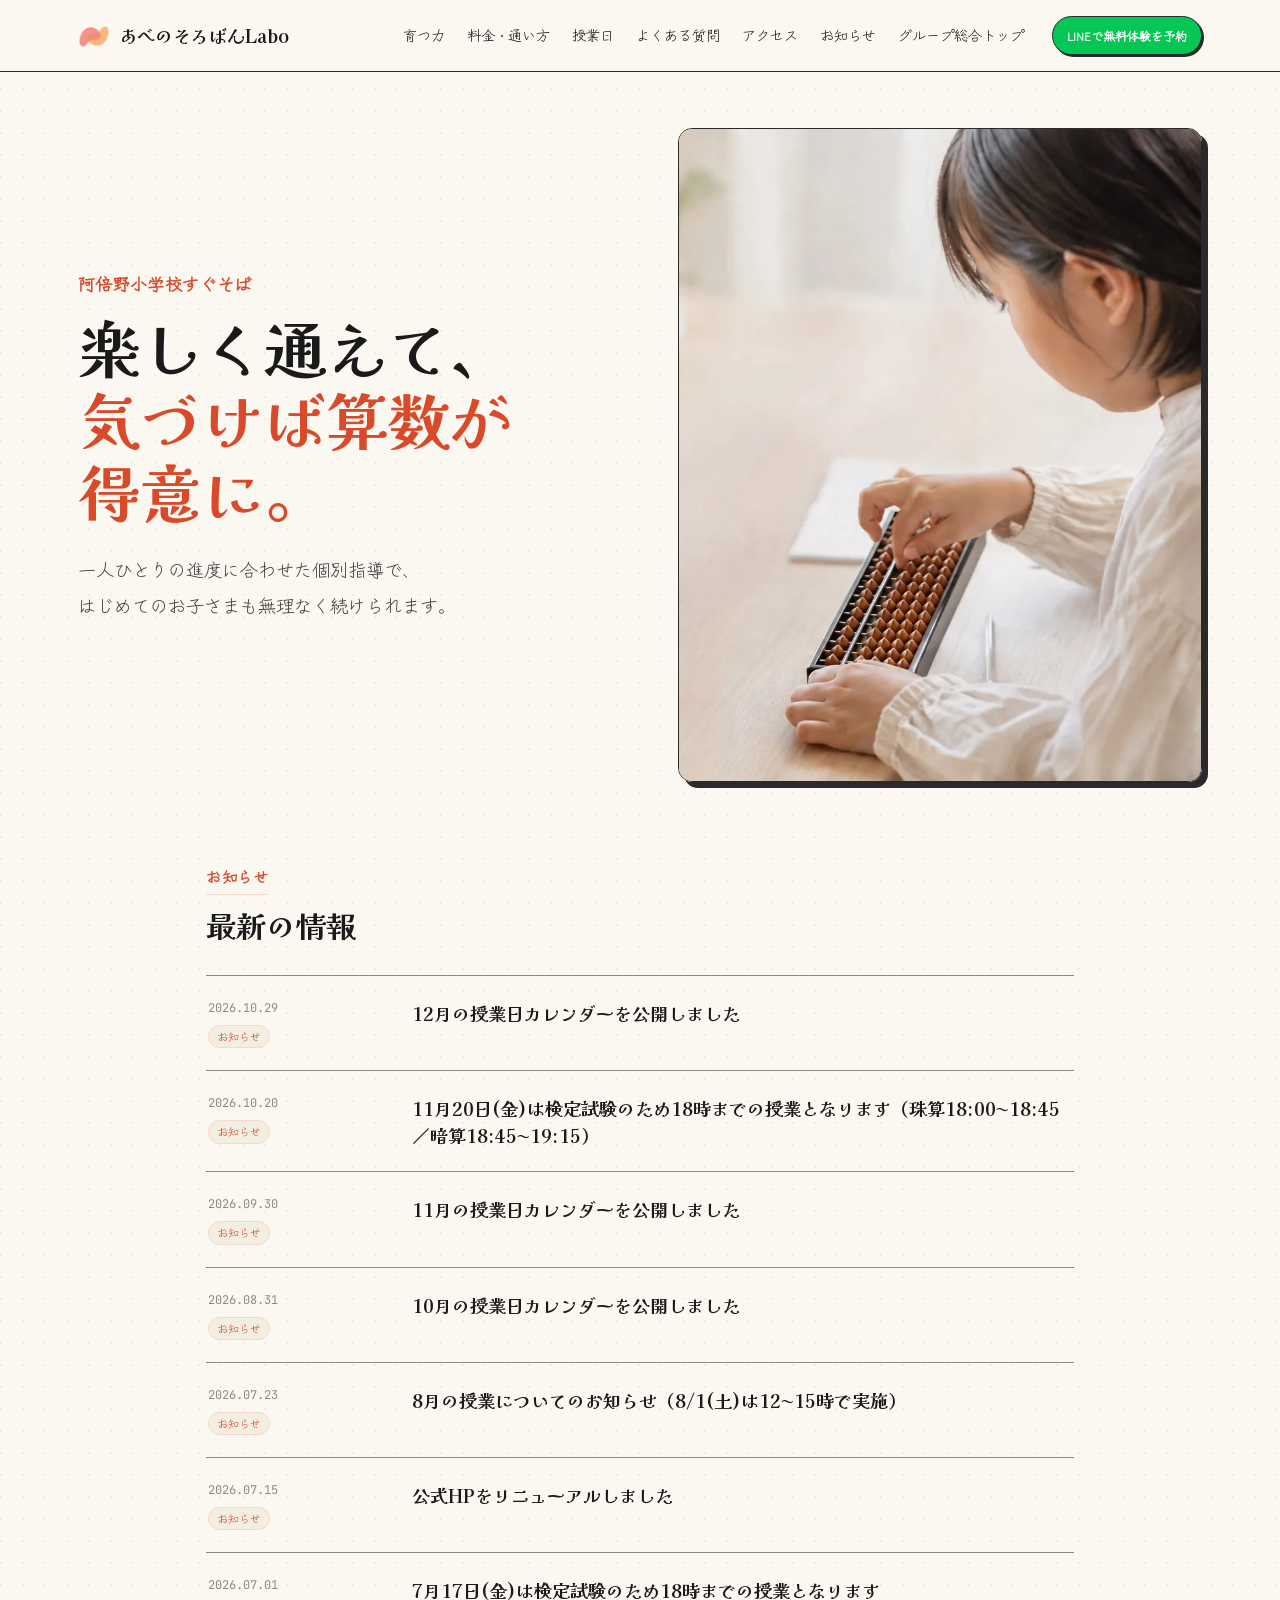
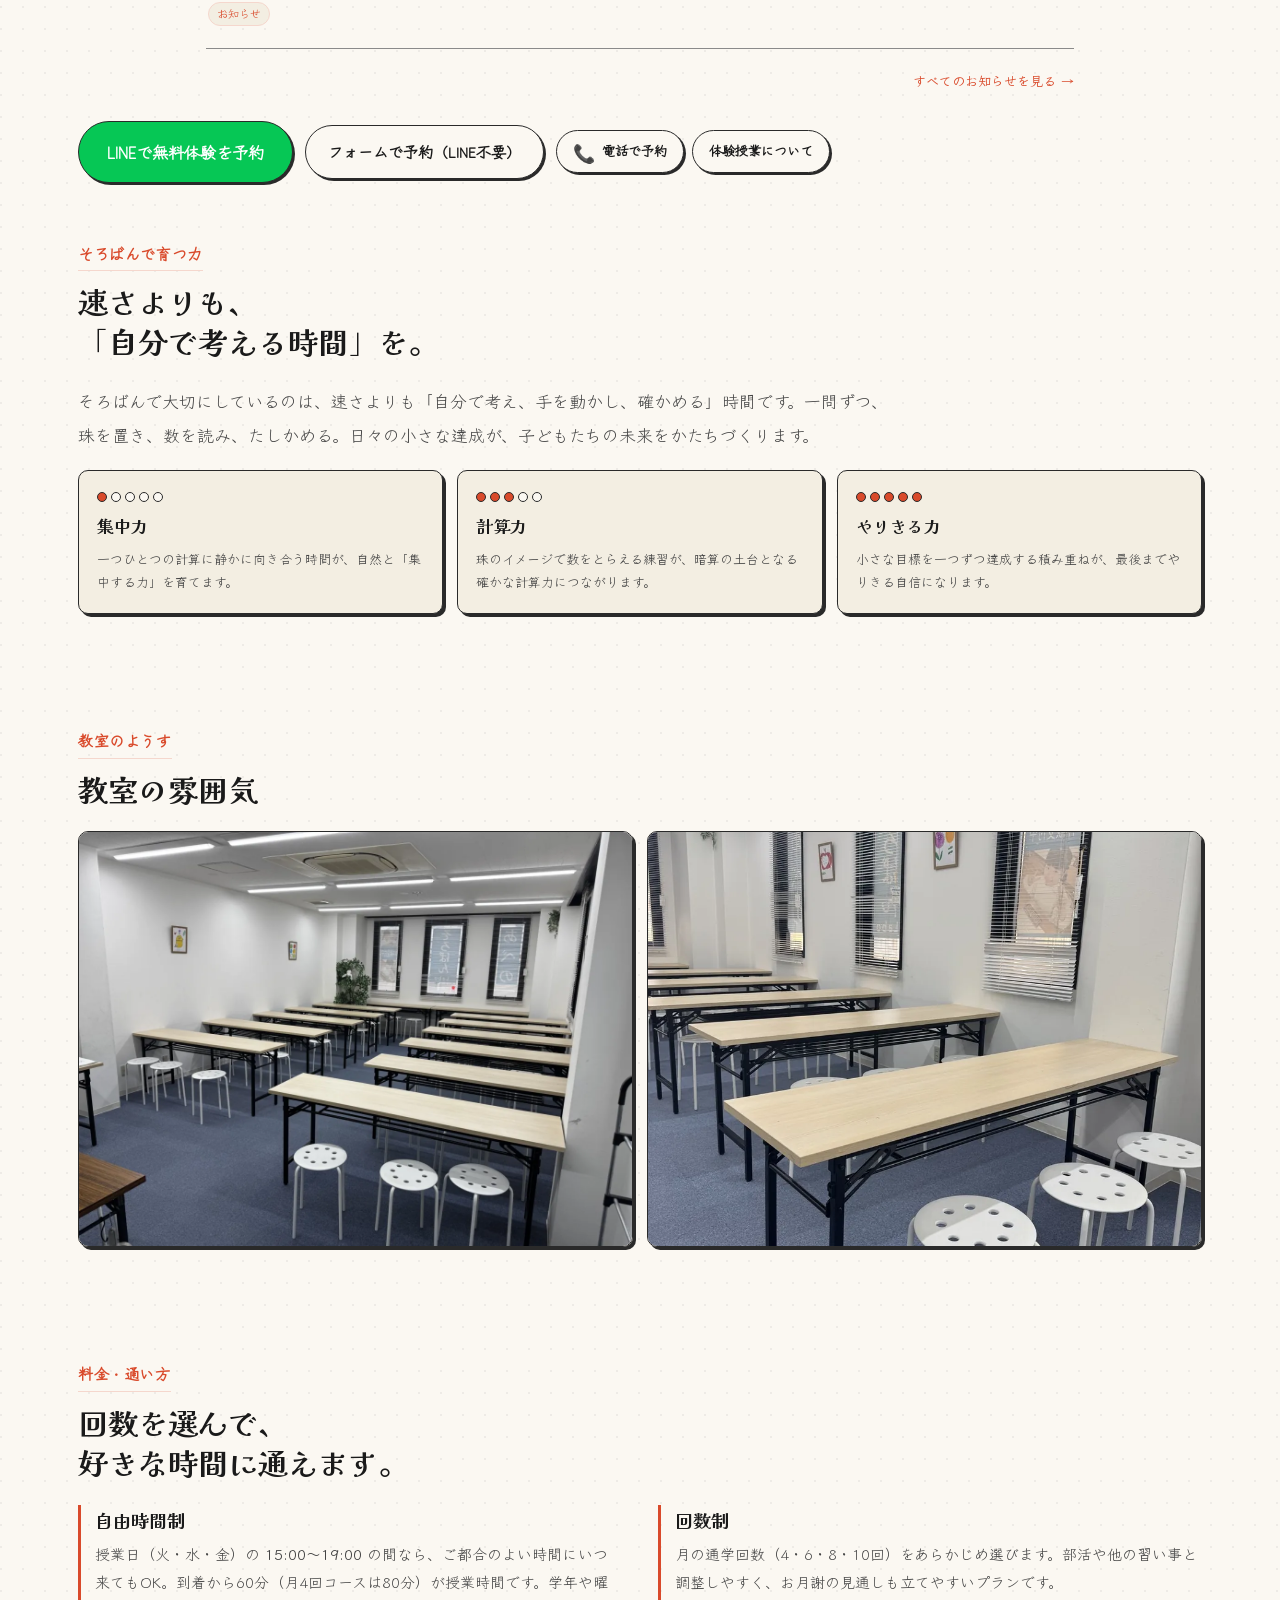
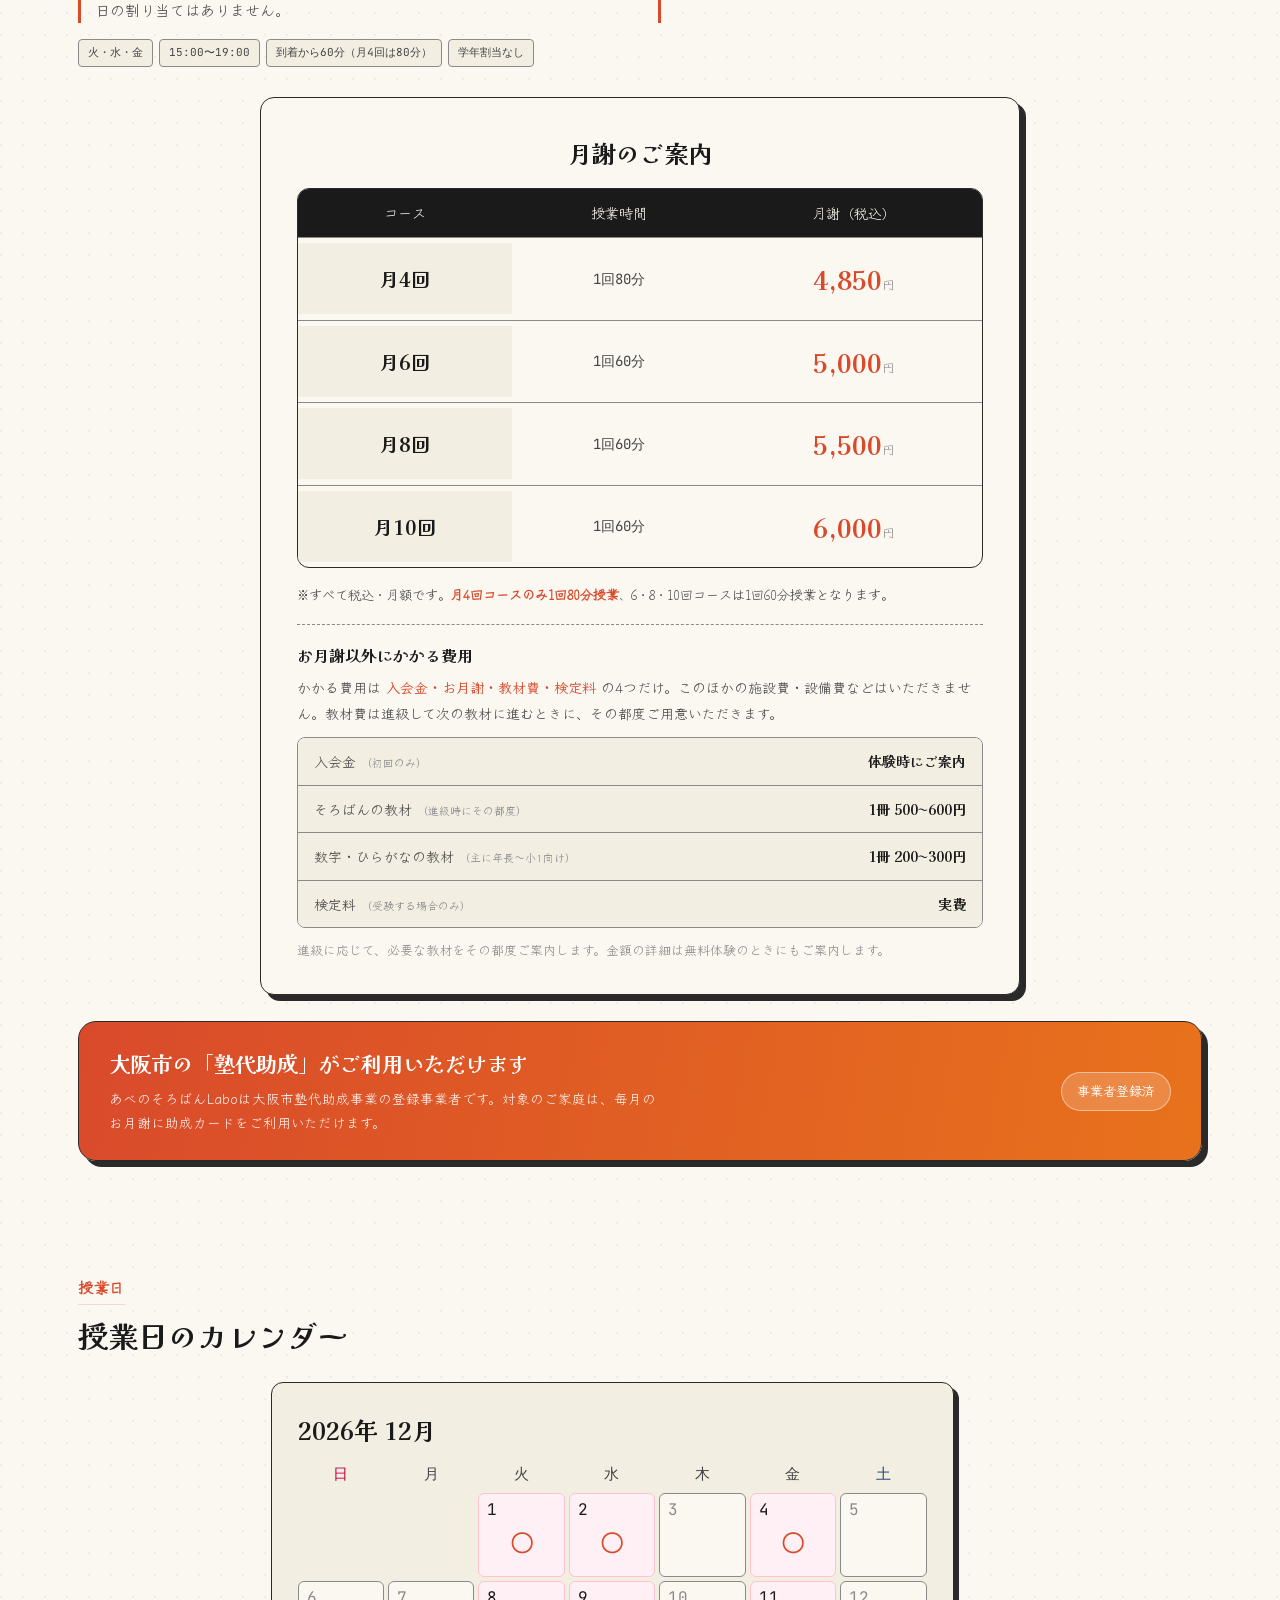
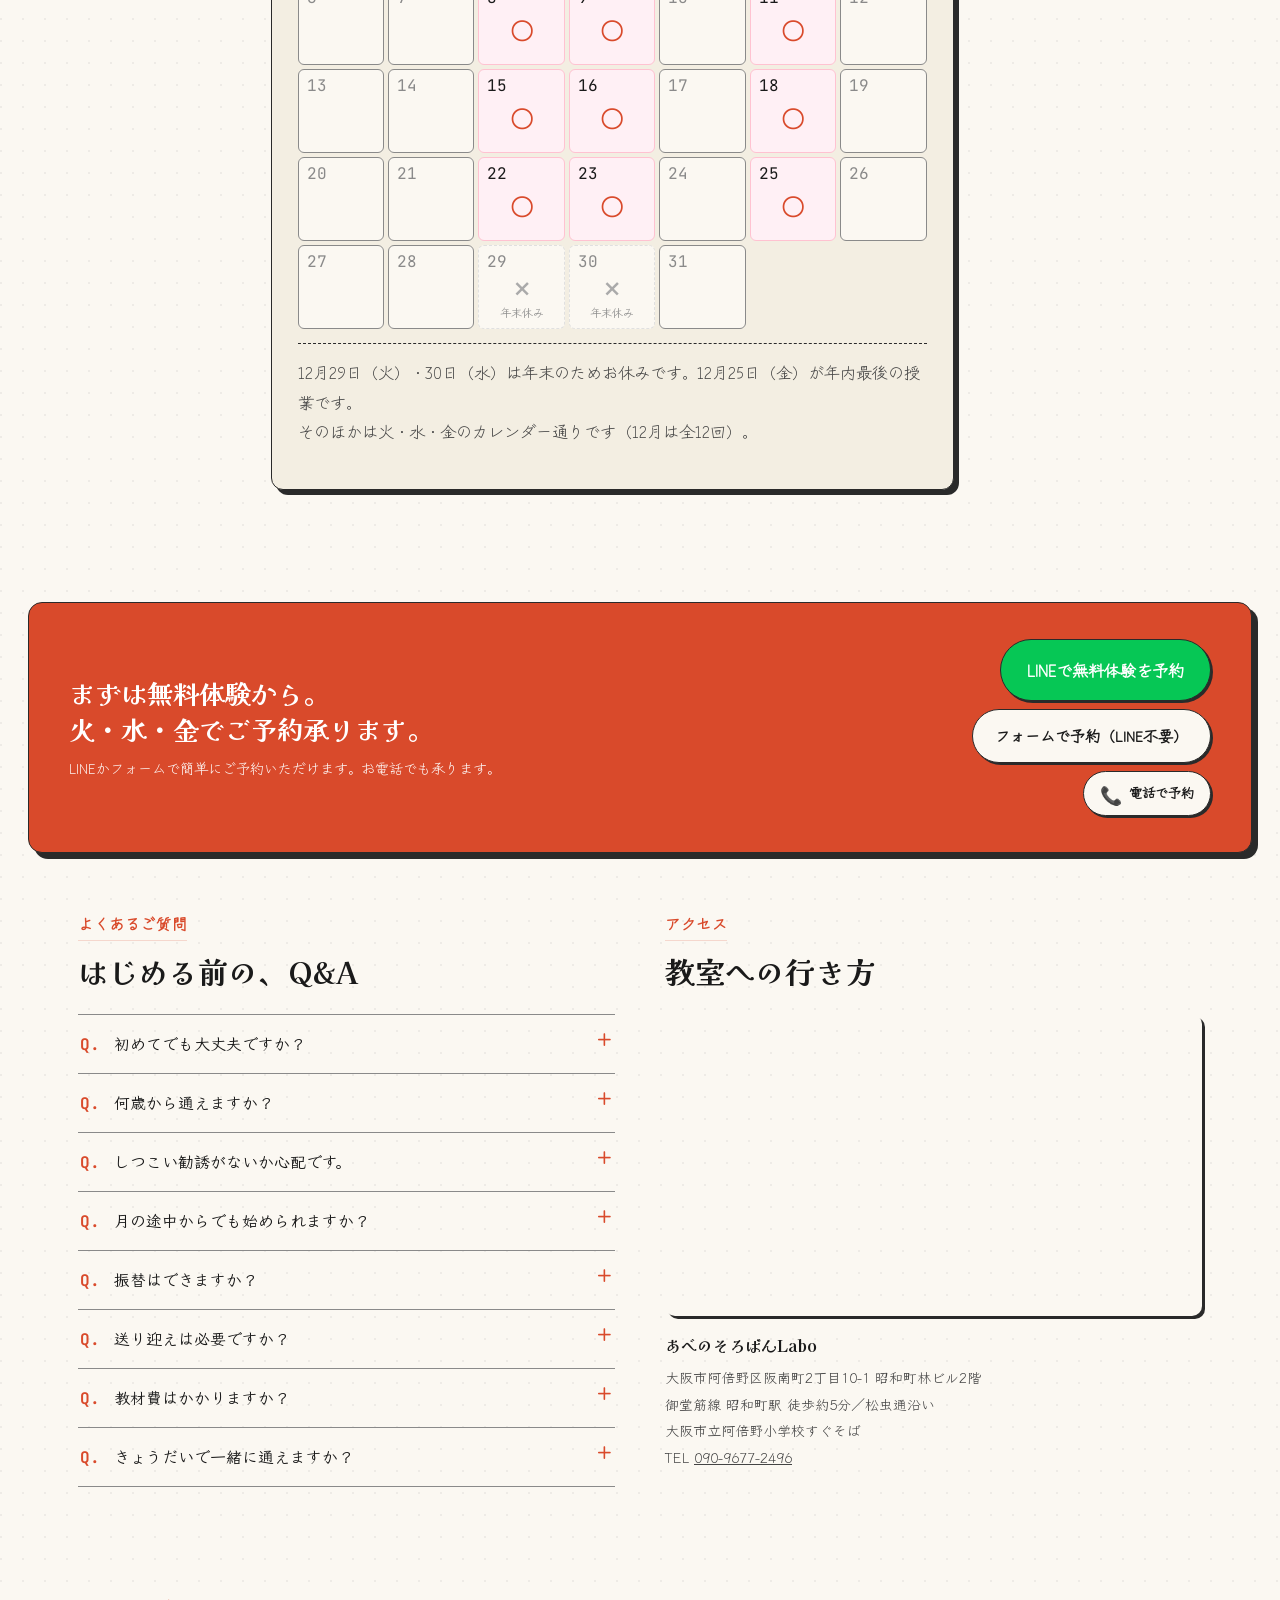
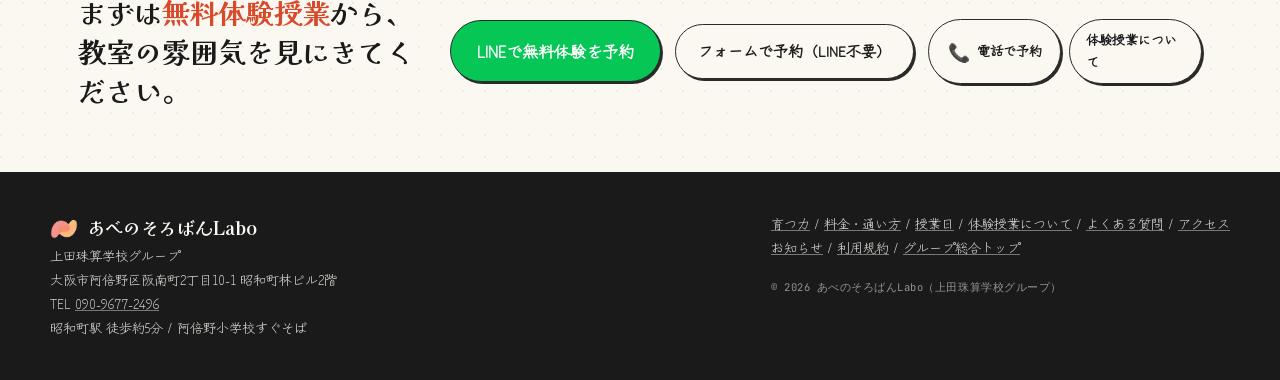
<file: index.html>
<!doctype html>
<html lang="ja">
<head>
  <meta charset="utf-8" />
  <meta name="viewport" content="width=device-width, initial-scale=1, viewport-fit=cover" />
  <meta name="theme-color" content="#fbf8f2" />
  <link rel="icon" type="image/png" href="images/abeno_favicon.png" />
  <link rel="apple-touch-icon" href="images/abeno_favicon.png" />
  <title>あべのそろばんLabo — 阿倍野小学校すぐそばのそろばん教室</title>
  <meta name="description" content="阿倍野小学校すぐそば・御堂筋線 昭和町駅から徒歩約5分のそろばん教室。無料体験受付中、しつこい勧誘はありません。月謝4,850円〜（税込）、施設費なし。火・水・金15〜19時の好きな時間に通えます。年中さんから。大阪市塾代助成対象。" />
  <link rel="canonical" href="https://osaka-soroban.com/abeno/" />
  <meta property="og:title" content="あべのそろばんLabo" />
  <meta property="og:description" content="阿倍野小学校すぐそば・昭和町駅徒歩約5分のそろばん教室。無料体験受付中、月謝4,850円〜。火・水・金15〜19時の好きな時間に通えます。" />
  <meta property="og:image" content="https://osaka-soroban.com/abeno/images/hero.jpg" />
  <meta property="og:url" content="https://osaka-soroban.com/abeno/" />
  <meta property="og:type" content="website" />
  <meta property="og:site_name" content="あべのそろばんLabo" />
  <meta name="twitter:card" content="summary_large_image" />

  <link rel="preconnect" href="https://fonts.googleapis.com" />
  <link rel="preconnect" href="https://fonts.gstatic.com" crossorigin />
  <link href="https://fonts.googleapis.com/css2?family=Kaisei+Decol:wght@400;500;700&family=Klee+One:wght@400;600&family=Zen+Kurenaido&family=Caveat:wght@400;600;700&family=JetBrains+Mono:wght@400;500&display=swap" rel="stylesheet" />
  <link rel="stylesheet" href="css/style.css?v=20260715g" />
  <!-- Google tag (gtag.js) -->
  <script async src="https://www.googletagmanager.com/gtag/js?id=G-EZS9MPNW4Y"></script>
  <script>
    window.dataLayer = window.dataLayer || [];
    function gtag(){dataLayer.push(arguments);}
    gtag('js', new Date());
    gtag('config', 'G-EZS9MPNW4Y');
  </script>
  <meta name="google-site-verification" content="VU1IrU84xIc-_dTMWmAOTBG7pRNcVViVC2qAdKd0tZ0" />
  <meta name="google-site-verification" content="r4KokmY4GWZzCn-JT35_uGbexf6qWnH7g0Xp3YpgM0U" />
  <meta name="google-site-verification" content="5GrDfq06L4vlOox5lj7SrHpsYFT869CyInUL3wIVzqw" />

  <!-- ============================================================
       構造化データ（JSON-LD）
       教室の基本情報をGoogleに機械可読な形で伝える。
       住所・電話・営業時間・料金を変更したらここも直すこと。
       ============================================================ -->
  <script type="application/ld+json">
  {
    "@context": "https://schema.org",
    "@type": ["EducationalOrganization", "LocalBusiness"],
    "@id": "https://osaka-soroban.com/abeno/#organization",
    "name": "あべのそろばんLabo",
    "alternateName": ["あべの そろばん Labo", "あべのそろばんラボ", "あべのそろばん", "阿倍野そろばんLabo"],
    "sameAs": [
      "https://maps.google.com/?cid=5781189784783761616",
      "https://lin.ee/6mEq6KBG"
    ],
    "description": "大阪市阿倍野区のそろばん教室。阿倍野小学校すぐそば、松虫通沿い。年中から小学生・中学生まで、お一人おひとりの進度に寄り添います。大阪市塾代助成対象。",
    "url": "https://osaka-soroban.com/abeno/",
    "telephone": "+81-90-9677-2496",
    "image": "https://osaka-soroban.com/abeno/images/hero.jpg",
    "logo": "https://osaka-soroban.com/abeno/images/abeno_logo.png",
    "address": {
      "@type": "PostalAddress",
      "streetAddress": "阪南町2丁目10-1 昭和町林ビル2階",
      "addressLocality": "大阪市阿倍野区",
      "addressRegion": "大阪府",
      "addressCountry": "JP"
    },
    "geo": {
      "@type": "GeoCoordinates",
      "latitude": 34.633131,
      "longitude": 135.510526
    },
    "openingHoursSpecification": [
      {
        "@type": "OpeningHoursSpecification",
        "dayOfWeek": ["Tuesday", "Wednesday", "Friday"],
        "opens": "15:00",
        "closes": "19:00"
      }
    ],
    "priceRange": "￥4,850〜￥6,000",
    "currenciesAccepted": "JPY",
    "areaServed": [
      { "@type": "City", "name": "大阪市阿倍野区" },
      { "@type": "City", "name": "大阪市住吉区" },
      { "@type": "City", "name": "大阪市西成区" }
    ],
    "parentOrganization": {
      "@type": "Organization",
      "name": "上田珠算学校グループ",
      "url": "https://ueda-soroban-group.com/"
    },
    "hasOfferCatalog": {
      "@type": "OfferCatalog",
      "name": "月謝（回数制・税込）",
      "itemListElement": [
        {
          "@type": "Offer",
          "name": "月4回コース（1回80分）",
          "price": "4850",
          "priceCurrency": "JPY",
          "category": "月謝"
        },
        {
          "@type": "Offer",
          "name": "月6回コース（1回60分）",
          "price": "5000",
          "priceCurrency": "JPY",
          "category": "月謝"
        },
        {
          "@type": "Offer",
          "name": "月8回コース（1回60分）",
          "price": "5500",
          "priceCurrency": "JPY",
          "category": "月謝"
        },
        {
          "@type": "Offer",
          "name": "月10回コース（1回60分）",
          "price": "6000",
          "priceCurrency": "JPY",
          "category": "月謝"
        }
      ]
    }
  }
  </script>

  <!-- よくある質問（ページ内のQ&Aと同じ内容。片方を直したら両方直すこと） -->
  <script type="application/ld+json">
  {
    "@context": "https://schema.org",
    "@type": "FAQPage",
    "mainEntity": [
      {
        "@type": "Question",
        "name": "初めてでも大丈夫ですか？",
        "acceptedAnswer": {
          "@type": "Answer",
          "text": "はい、まったくの初めての方こそ大歓迎です。そろばんに触ったことがないお子さまも、講師が一から丁寧にお伝えしますのでご安心ください。"
        }
      },
      {
        "@type": "Question",
        "name": "何歳から通えますか？",
        "acceptedAnswer": {
          "@type": "Answer",
          "text": "年中さん（4〜5歳）から受け付けております。数字がある程度読めるようになってからのほうが、お子さま自身も楽しく取り組める傾向があります。"
        }
      },
      {
        "@type": "Question",
        "name": "しつこい勧誘がないか心配です。",
        "acceptedAnswer": {
          "@type": "Answer",
          "text": "しつこい勧誘は一切いたしません。体験後にその場でご返事をいただくこともありません。ご家庭でゆっくりご検討ください。"
        }
      },
      {
        "@type": "Question",
        "name": "月の途中からでも始められますか？",
        "acceptedAnswer": {
          "@type": "Answer",
          "text": "はい。お問い合わせのうえ、お子さまの進度に合わせて開始の時期を調整いたします。無理のないペースで始められます。"
        }
      },
      {
        "@type": "Question",
        "name": "振替はできますか？",
        "acceptedAnswer": {
          "@type": "Answer",
          "text": "はい、可能です。授業日（火・水・金）の中で柔軟に振替対応いたします。LINEで事前にご連絡ください。"
        }
      },
      {
        "@type": "Question",
        "name": "送り迎えは必要ですか？",
        "acceptedAnswer": {
          "@type": "Answer",
          "text": "安全のため、低学年のお子さまは送り迎えを推奨しております。ご家庭のご都合に合わせてご相談ください。"
        }
      },
      {
        "@type": "Question",
        "name": "教材費はかかりますか？",
        "acceptedAnswer": {
          "@type": "Answer",
          "text": "お月謝のほかに、進級時の教材費（テキスト代）がかかります。級が上がって次の教材に進むときに、その都度必要となります（金額は教材により異なります）。詳しくは体験授業の際にご案内します。"
        }
      },
      {
        "@type": "Question",
        "name": "きょうだいで一緒に通えますか？",
        "acceptedAnswer": {
          "@type": "Answer",
          "text": "はい、もちろんです。ご予約の際に人数・学年をお知らせください。"
        }
      }
    ]
  }
  </script>
</head>
<body>

  <!-- ============================================================
       NAV
       ============================================================ -->
  <header class="nav">
    <div class="nav-inner">
      <a class="brand" href="index.html">
        <span class="bead" aria-hidden="true"></span>
        あべのそろばんLabo
      </a>
      <nav class="nav-links" aria-label="メインナビゲーション">
        <a href="#about">育つ力</a>
        <a href="#course">料金・通い方</a>
        <a href="#schedule">授業日</a>
        <a href="#faq">よくある質問</a>
        <a href="#access">アクセス</a>
        <a href="news.html">お知らせ</a>
        <a href="https://ueda-soroban-group.com/" target="_blank" rel="noopener">グループ総合トップ</a>
      </nav>
      <div class="nav-cta">
        <a class="btn line" href="https://lin.ee/6mEq6KBG" target="_blank" rel="noopener">LINEで無料体験を予約</a>
      </div>
    </div>
  </header>

  <a class="schedule-jump" href="#schedule"><span>📅 授業日を見る</span><small>通っている方はこちら →</small></a>

  <!-- ============================================================
       HERO
       ============================================================ -->
  <section class="hero">
    <div class="hero-card">
      <div class="tag">阿倍野小学校すぐそば</div>
      <!-- 旧コピーに戻す場合: そろばんで、<br><em>考える力</em>と<br>集中の時間を。 -->
      <h1>楽しく通えて、<br><em>気づけば算数が</em><br><em>得意に。</em></h1>
      <p class="hero-sub">一人ひとりの進度に合わせた個別指導で、<br>はじめてのお子さまも無理なく続けられます。</p>
    </div>
    <div class="hero-img-wrap">
      <img src="images/hero.webp" alt="教室で笑顔の生徒" width="1600" height="1000" />
    </div>
  </section>

  <!-- NEWS -->
  <section class="s" id="news" style="padding-bottom:0;">
    <div style="max-width:900px; margin:0 auto; padding: 0 16px;">
      <span class="section-label">お知らせ</span>
      <h2 class="section-title">最新の情報</h2>
      
      <div class="news-list" style="margin-top: 30px;">
        <article class="news-item">
          <div class="meta">
            <time datetime="2026-10-29">2026.10.29</time>
            <span class="cat">お知らせ</span>
          </div>
          <div>
            <h3>12月の授業日カレンダーを公開しました</h3>
          </div>
        </article>

        <article class="news-item">
          <div class="meta">
            <time datetime="2026-10-20">2026.10.20</time>
            <span class="cat">お知らせ</span>
          </div>
          <div>
            <h3>11月20日(金)は検定試験のため18時までの授業となります（珠算18:00〜18:45／暗算18:45〜19:15）</h3>
          </div>
        </article>

        <article class="news-item">
          <div class="meta">
            <time datetime="2026-09-30">2026.09.30</time>
            <span class="cat">お知らせ</span>
          </div>
          <div>
            <h3>11月の授業日カレンダーを公開しました</h3>
          </div>
        </article>

        <article class="news-item">
          <div class="meta">
            <time datetime="2026-08-31">2026.08.31</time>
            <span class="cat">お知らせ</span>
          </div>
          <div>
            <h3>10月の授業日カレンダーを公開しました</h3>
          </div>
        </article>

        <article class="news-item">
          <div class="meta">
            <time datetime="2026-07-23">2026.07.23</time>
            <span class="cat">お知らせ</span>
          </div>
          <div>
            <h3>8月の授業についてのお知らせ（8/1(土)は12〜15時で実施）</h3>
          </div>
        </article>

        <article class="news-item">
          <div class="meta">
            <time datetime="2026-07-15">2026.07.15</time>
            <span class="cat">お知らせ</span>
          </div>
          <div>
            <h3>公式HPをリニューアルしました</h3>
          </div>
        </article>
  
        <article class="news-item">
          <div class="meta">
            <time datetime="2026-07-01">2026.07.01</time>
            <span class="cat">お知らせ</span>
          </div>
          <div>
            <h3>7月17日(金)は検定試験のため18時までの授業となります</h3>
          </div>
        </article>
        
        <div style="margin-top: 16px; text-align: right;">
          <a href="news.html" style="font-size:13px; color:var(--accent); font-weight:600; text-decoration:none;">すべてのお知らせを見る →</a>
        </div>
      </div>
    </div>
  </section>
  <!-- Hero CTAs (mobile inline) -->
  <div class="hero-cta">
    <a class="btn line lg block" href="https://lin.ee/6mEq6KBG" target="_blank" rel="noopener">LINEで無料体験を予約</a>
    <a class="btn block" href="yoyaku.html?src=hp">フォームで予約（LINE不要）</a>
    <div class="sub-row">
      <a class="btn sm" href="tel:090-9677-2496"><span class="icon">📞</span>電話で予約</a>
      <a class="btn sm" href="experience.html">体験授業について</a>
    </div>
  </div>

  <!-- ============================================================
       ABOUT
       ============================================================ -->
  <section class="s" id="about">
    <div class="about-grid">
      <div class="left">
        <span class="section-label">そろばんで育つ力</span>
        <h2 class="section-title">速さよりも、<br>「自分で考える時間」を。</h2>
        <p class="about-lead">
          そろばんで大切にしているのは、速さよりも「自分で考え、手を動かし、確かめる」時間です。一問ずつ、珠を置き、数を読み、たしかめる。日々の小さな達成が、子どもたちの未来をかたちづくります。
        </p>
        <div class="values">
          <div class="value-card">
            <div class="beads" aria-hidden="true"><span class="on"></span><span></span><span></span><span></span><span></span></div>
            <h3>集中力</h3>
            <p class="v-desc">一つひとつの計算に静かに向き合う時間が、自然と「集中する力」を育てます。</p>
          </div>
          <div class="value-card">
            <div class="beads" aria-hidden="true"><span class="on"></span><span class="on"></span><span class="on"></span><span></span><span></span></div>
            <h3>計算力</h3>
            <p class="v-desc">珠のイメージで数をとらえる練習が、暗算の土台となる確かな計算力につながります。</p>
          </div>
          <div class="value-card">
            <div class="beads" aria-hidden="true"><span class="on"></span><span class="on"></span><span class="on"></span><span class="on"></span><span class="on"></span></div>
            <h3>やりきる力</h3>
            <p class="v-desc">小さな目標を一つずつ達成する積み重ねが、最後までやりきる自信になります。</p>
          </div>
        </div>
      </div>
    </div>
  </section>

  <!-- ============================================================
       GALLERY
       ============================================================ -->
  <section class="s" id="classroom">
    <span class="section-label">教室のようす</span>
    <h2 class="section-title">教室の雰囲気</h2>
    <div class="gallery">
      <img src="images/classroom-1.webp" alt="教室全景" width="1000" height="1000" loading="lazy" />
      <img src="images/classroom-2.webp" alt="教室の座席" width="1000" height="1000" loading="lazy" />
    </div>
  </section>

  <!-- ============================================================
       COURSE / 通い方
       ============================================================ -->
  <section class="s" id="course">
    <span class="section-label">料金・通い方</span>
    <h2 class="section-title">回数を選んで、<br>好きな時間に通えます。</h2>

    <!-- 通い方の説明（自由時間制＋回数制） -->
    <div class="course-intro">
      <div class="ci-row">
        <div class="ci-item">
          <span class="ci-key">自由時間制</span>
          <p>授業日（火・水・金）の <b>15:00〜19:00</b> の間なら、ご都合のよい時間にいつ来てもOK。到着から60分（月4回コースは80分）が授業時間です。学年や曜日の割り当てはありません。</p>
        </div>
        <div class="ci-item">
          <span class="ci-key">回数制</span>
          <p>月の通学回数（4・6・8・10回）をあらかじめ選びます。部活や他の習い事と調整しやすく、お月謝の見通しも立てやすいプランです。</p>
        </div>
      </div>
      <div class="tag-row">
        <span>火・水・金</span>
        <span>15:00〜19:00</span>
        <span>到着から60分（月4回は80分）</span>
        <span>学年割当なし</span>
      </div>
    </div>

    <!-- 月謝（主役パネル） -->
    <div class="price-panel">
      <h3 class="price-title">月謝のご案内</h3>
      <div class="price-table">
        <div class="prow head"><span>コース</span><span>授業時間</span><span>月謝（税込）</span></div>
        <div class="prow"><span class="c">月4回</span><span class="t">1回80分</span><span class="m">4,850<small>円</small></span></div>
        <div class="prow"><span class="c">月6回</span><span class="t">1回60分</span><span class="m">5,000<small>円</small></span></div>
        <div class="prow"><span class="c">月8回</span><span class="t">1回60分</span><span class="m">5,500<small>円</small></span></div>
        <div class="prow"><span class="c">月10回</span><span class="t">1回60分</span><span class="m">6,000<small>円</small></span></div>
      </div>
      <p class="price-note">
        ※すべて税込・月額です。<b>月4回コースのみ1回80分授業</b>、6・8・10回コースは1回60分授業となります。
      </p>

      <div class="price-extra">
        <h4>お月謝以外にかかる費用</h4>
        <p>
          かかる費用は <b>入会金・お月謝・教材費・検定料</b> の4つだけ。このほかの施設費・設備費などはいただきません。教材費は進級して次の教材に進むときに、その都度ご用意いただきます。
        </p>
        <ul class="fee-list">
          <li><span class="fk">入会金 <small>（初回のみ）</small></span><span class="fv">体験時にご案内</span></li>
          <li><span class="fk">そろばんの教材 <small>（進級時にその都度）</small></span><span class="fv">1冊 500〜600円</span></li>
          <li><span class="fk">数字・ひらがなの教材 <small>（主に年長〜小1向け）</small></span><span class="fv">1冊 200〜300円</span></li>
          <li><span class="fk">検定料 <small>（受験する場合のみ）</small></span><span class="fv">実費</span></li>
        </ul>
        <p class="fee-foot">
          進級に応じて、必要な教材をその都度ご案内します。金額の詳細は無料体験のときにもご案内します。
        </p>
      </div>
    </div>

    <!-- 塾代助成バナー（大阪市・事業者登録済） -->
    <div class="josei">
      <div class="josei-text">
        <h4>大阪市の「塾代助成」がご利用いただけます</h4>
        <p>あべのそろばんLaboは大阪市塾代助成事業の登録事業者です。対象のご家庭は、毎月のお月謝に助成カードをご利用いただけます。</p>
      </div>
      <span class="josei-badge">事業者登録済</span>
    </div>
  </section>

  <!-- ============================================================
       SCHEDULE / カレンダー
       ============================================================ -->
  <section class="s" id="schedule">
    <span class="section-label">授業日</span>
    <h2 class="section-title">授業日のカレンダー</h2>

    <div class="schedule">
      <div class="cal-slider" id="calContainer">
        <!-- JS generates calendars here -->
      </div>
    </div>
  </section>

  <!-- ============================================================
       MID CTA
       ============================================================ -->
  <div class="mid-cta">
    <div>
      <h3>まずは無料体験から。<br>火・水・金でご予約承ります。</h3>
      <p>LINEかフォームで簡単にご予約いただけます。お電話でも承ります。</p>
    </div>
    <div class="ctas">
      <a class="btn line" href="https://lin.ee/6mEq6KBG" target="_blank" rel="noopener">LINEで無料体験を予約</a>
      <a class="btn" href="yoyaku.html?src=hp">フォームで予約（LINE不要）</a>
      <a class="btn tel" href="tel:090-9677-2496"><span class="icon">📞</span>電話で予約</a>
    </div>
  </div>

  <!-- ============================================================
       FAQ + ACCESS
       ============================================================ -->
  <section class="s">
    <div class="faq-access">
      <div id="faq">
        <span class="section-label">よくあるご質問</span>
        <h2 class="section-title">はじめる前の、Q&amp;A</h2>
        <div class="faq">
          <details>
            <summary><span class="q">初めてでも大丈夫ですか？</span></summary>
            <p>はい、まったくの初めての方こそ大歓迎です。そろばんに触ったことがないお子さまも、講師が一から丁寧にお伝えしますのでご安心ください。</p>
          </details>
          <details>
            <summary><span class="q">何歳から通えますか？</span></summary>
            <p>年中さん（4〜5歳）から受け付けております。数字がある程度読めるようになってからのほうが、お子さま自身も楽しく取り組める傾向があります。</p>
          </details>
          <details>
            <summary><span class="q">しつこい勧誘がないか心配です。</span></summary>
            <p>しつこい勧誘は一切いたしません。体験後にその場でご返事をいただくこともありません。ご家庭でゆっくりご検討ください。</p>
          </details>
          <details>
            <summary><span class="q">月の途中からでも始められますか？</span></summary>
            <p>はい。お問い合わせのうえ、お子さまの進度に合わせて開始の時期を調整いたします。無理のないペースで始められます。</p>
          </details>
          <details>
            <summary><span class="q">振替はできますか？</span></summary>
            <p>はい、可能です。授業日（火・水・金）の中で柔軟に振替対応いたします。LINEで事前にご連絡ください。</p>
          </details>
          <details>
            <summary><span class="q">送り迎えは必要ですか？</span></summary>
            <p>安全のため、低学年のお子さまは送り迎えを推奨しております。ご家庭のご都合に合わせてご相談ください。</p>
          </details>
          <details>
            <summary><span class="q">教材費はかかりますか？</span></summary>
            <p>お月謝のほかに、進級時の教材費（テキスト代）がかかります。級が上がって次の教材に進むときに、その都度必要となります（金額は教材により異なります）。詳しくは体験授業の際にご案内します。</p>
          </details>
          <details>
            <summary><span class="q">きょうだいで一緒に通えますか？</span></summary>
            <p>はい、もちろんです。ご予約の際に人数・学年をお知らせください。</p>
          </details>
        </div>
      </div>

      <div id="access">
        <span class="section-label">アクセス</span>
        <h2 class="section-title">教室への行き方</h2>
        <iframe class="access-map" title="あべのそろばんLaboの地図" src="https://www.google.com/maps/embed?pb=!1m18!1m12!1m3!1d3282.8539348663194!2d135.51052611217872!3d34.63313128672097!2m3!1f0!2f0!3f0!3m2!1i1024!2i768!4f13.1!3m3!1m2!1s0x6000dd894d948647%3A0x503ae97aad2730d0!2z44GC44G544Gu44Gd44KN44Gw44KTTGFibw!5e0!3m2!1sja!2sjp!4v1783563610975!5m2!1sja!2sjp" style="border:0;" allowfullscreen="" loading="lazy" referrerpolicy="strict-origin-when-cross-origin"></iframe>
        <div class="access-info">
          <b>あべのそろばんLabo</b>
          大阪市阿倍野区阪南町2丁目10-1 昭和町林ビル2階<br>
          御堂筋線 昭和町駅 徒歩約5分／松虫通沿い<br>
          大阪市立阿倍野小学校すぐそば<br>
          TEL <a href="tel:090-9677-2496">090-9677-2496</a>
        </div>
      </div>
    </div>
  </section>

  <!-- ============================================================
       FINAL CTA
       ============================================================ -->
  <section class="final-cta">
    <div class="lead">まずは<em>無料体験授業</em>から、<br>教室の雰囲気を見にきてください。</div>
    <a class="btn line lg" href="https://lin.ee/6mEq6KBG" target="_blank" rel="noopener">LINEで無料体験を予約</a>
    <a class="btn" href="yoyaku.html?src=hp">フォームで予約（LINE不要）</a>
    <div class="sub-row">
      <a class="btn sm" href="tel:090-9677-2496"><span class="icon">📞</span>電話で予約</a>
      <a class="btn sm" href="experience.html">体験授業について</a>
    </div>
  </section>

  <!-- ============================================================
       FOOTER
       ============================================================ -->
  <footer class="site">
    <div class="inner">
      <div>
        <div class="brand-block">
          <span class="bead" aria-hidden="true"></span>
          あべのそろばんLabo
        </div>
        <div class="info">
          上田珠算学校グループ<br>
          大阪市阿倍野区阪南町2丁目10-1 昭和町林ビル2階<br>
          TEL <a href="tel:090-9677-2496">090-9677-2496</a><br>
          昭和町駅 徒歩約5分 / 阿倍野小学校すぐそば
        </div>
      </div>
      <div>
        <div class="info">
          <a href="#about">育つ力</a> / <a href="#course">料金・通い方</a> / <a href="#schedule">授業日</a> /
          <a href="experience.html">体験授業について</a> / <a href="#faq">よくある質問</a> / <a href="#access">アクセス</a><br>
          <a href="news.html">お知らせ</a> / <a href="terms.html">利用規約</a> / <a href="https://ueda-soroban-group.com/" target="_blank" rel="noopener">グループ総合トップ</a>
        </div>
        <div class="copy">© 2026 あべのそろばんLabo（上田珠算学校グループ）</div>
      </div>
    </div>
  </footer>

  <!-- ============================================================
       Sticky bottom CTA (mobile only)
       ============================================================ -->
  <div class="sticky-cta" role="region" aria-label="お問い合わせ">
    <a class="btn line" href="https://lin.ee/6mEq6KBG" target="_blank" rel="noopener">LINEで無料体験を予約</a>
    <a class="btn tel" href="tel:090-9677-2496" aria-label="電話で予約">📞</a>
  </div>

  <!-- ============================================================
       授業日カレンダー
       ▼毎月ここだけ書き換えれば更新できます▼
         year     … 表示する年（西暦）
         month    … 表示する月（1〜12）
         closed   … その月の休講日（日付の数字を [ ] 内にカンマ区切り）
                    例）8日と20日が休み → closed: [8, 20]
         note     … カレンダー下に出す一言（空 "" でも可）
       通常は火・水・金が授業日。closed に入れた日は「休」と表示されます。
       ============================================================ -->
  <script>
    var CAL_CONFIG = [
      {
        year: 2026,
        month: 7,
        closed: [1],
        extraOn: [],
        smallMark: [17],
        labels: {
          1: "研修",
          17: "※18時まで",
          31: "8月1回目"
        },
        note: "7月17日は検定試験のため18時までの授業です。<br>7月31日は8月の1回目の授業となります。",
        // 8月1日以降は自動で非表示になる
        hideAfter: "2026-08-01"
      },
      {
        year: 2026,
        month: 8,
        closed: [11, 12, 14],
        extraOn: [1],
        // 今回のみの特例：7/31（金）を8月の1回目としてカレンダー先頭に表示
        preLesson: { dow: 5, day: "7/31", label: "8月1回目" },
        labels: {
          1: "12–15時",
          11: "山の日"
        },
        note: "7月31日は8月の1回目の授業となります。<br>8月1日は土曜日ですが授業を行います。（12時〜15時）<br>8月11日（火）〜14日（金）はお盆休みです。",
        // 9月1日以降は自動で非表示になる
        hideAfter: "2026-09-01"
      },
      {
        year: 2026,
        month: 9,
        closed: [22, 23],
        extraOn: [],
        labels: {
          21: "敬老の日",
          22: "国民の休日",
          23: "秋分の日",
          29: "5週目も授業",
          30: "5週目も授業"
        },
        note: "9月22日（火）・23日（水）は祝日のためお休みです。<br>9月29日（火）・30日（水）は5週目ですが授業を行います。",
        // 10月1日以降は自動で非表示になる
        hideAfter: "2026-10-01"
      },
      {
        year: 2026,
        month: 10,
        closed: [30],
        extraOn: [],
        labels: {
          12: "スポーツの日",
          30: "5週目"
        },
        note: "10月30日（金）は5週目のためお休みです。<br>そのほかは火・水・金のカレンダー通りです。",
        // 11月1日以降は自動で非表示になる
        hideAfter: "2026-11-01"
      },
      {
        year: 2026,
        month: 11,
        closed: [3],
        extraOn: [],
        smallMark: [20],
        labels: {
          3: "文化の日",
          20: "※18時まで"
        },
        note: "11月3日（火・文化の日）は祝日のためお休みです。<br>11月20日（金）は検定試験（珠算 18:00〜18:45／暗算 18:45〜19:15）のため18時までの授業です。<br>そのほかは火・水・金のカレンダー通りです（11月は全11回）。",
        // 12月1日以降は自動で非表示になる
        hideAfter: "2026-12-01"
      },
      {
        year: 2026,
        month: 12,
        closed: [29, 30],
        extraOn: [],
        labels: {
          29: "年末休み",
          30: "年末休み"
        },
        note: "12月29日（火）・30日（水）は年末のためお休みです。12月25日（金）が年内最後の授業です。<br>そのほかは火・水・金のカレンダー通りです（12月は全12回）。"
      }
    ];

    (function (configs) {
      var container = document.getElementById("calContainer");
      if (!container) return;

      // hideAfter（YYYY-MM-DD）を過ぎた月は表示しない
      var today = new Date();
      configs = configs.filter(function (cfg) {
        if (!cfg.hideAfter) return true;
        var parts = cfg.hideAfter.split("-");
        return today < new Date(+parts[0], +parts[1] - 1, +parts[2]);
      });

      var monthNames = ["1月","2月","3月","4月","5月","6月","7月","8月","9月","10月","11月","12月"];
      var lessonDays = [2, 3, 5]; // 火=2, 水=3, 金=5

      // 対象カレンダーを中央に寄せる（端はブラウザが自動でクランプ）
      function scrollToCard(target) {
        var cRect = container.getBoundingClientRect();
        var tRect = target.getBoundingClientRect();
        var delta = (tRect.left - cRect.left) - (container.clientWidth - tRect.width) / 2;
        container.scrollTo({ left: container.scrollLeft + delta, behavior: 'smooth' });
      }

      configs.forEach(function(cfg, index) {
        var year = cfg.year, month = cfg.month - 1;
        var firstDay = new Date(year, month, 1).getDay();
        var daysInMonth = new Date(year, month + 1, 0).getDate();
        
        var calDiv = document.createElement("div");
        calDiv.className = "cal";
        calDiv.setAttribute("aria-label", cfg.month + "月の授業日");
        
        var head = document.createElement("div");
        head.className = "cal-head";
        var arrowHtml = '<div class="cal-arrows">';
        if (index > 0) arrowHtml += '<button class="nav-btn prev" aria-label="前の月を見る">‹</button>';
        if (index < configs.length - 1) arrowHtml += '<button class="nav-btn next" aria-label="次の月を見る">›</button>';
        arrowHtml += '</div>';
        head.innerHTML = '<div class="month">' + year + '年 ' + monthNames[month] + '</div>' + arrowHtml;
        calDiv.appendChild(head);
        
        var dow = document.createElement("div");
        dow.className = "cal-dow";
        dow.setAttribute("aria-hidden", "true");
        dow.innerHTML = '<span class="sun">日</span><span>月</span><span>火</span><span>水</span><span>木</span><span>金</span><span class="sat">土</span>';
        calDiv.appendChild(dow);
        
        var daysEl = document.createElement("div");
        daysEl.className = "cal-days";
        
        function cell(cls, html) {
          var d = document.createElement("div");
          d.className = "cal-day" + (cls ? " " + cls : "");
          if (html) d.innerHTML = html;
          if (cls.indexOf("empty") > -1) d.setAttribute("aria-hidden", "true");
          return d;
        }

        var frag = document.createDocumentFragment();
        for (var i = 0; i < firstDay; i++) {
          if (cfg.preLesson && cfg.preLesson.dow === i) {
            frag.appendChild(cell("on pre", '<span class="date-num">' + cfg.preLesson.day + '</span><span class="mark">◯</span>' + (cfg.preLesson.label ? '<span class="time">' + cfg.preLesson.label + '</span>' : '')));
          } else {
            frag.appendChild(cell("empty", ""));
          }
        }
        for (var day = 1; day <= daysInMonth; day++) {
          var dowIndex = new Date(year, month, day).getDay();
          var isLesson = lessonDays.indexOf(dowIndex) > -1 || (cfg.extraOn && cfg.extraOn.indexOf(day) > -1);
          var isClosed = cfg.closed.indexOf(day) > -1;
          var label = (cfg.labels && cfg.labels[day]) ? cfg.labels[day] : "";

          if (isLesson && !isClosed) {
            var markCls = (cfg.smallMark && cfg.smallMark.indexOf(day) > -1) ? "mark small" : "mark";
            frag.appendChild(cell("on", '<span class="date-num">' + day + '</span><span class="' + markCls + '">◯</span>' + (label ? '<span class="time">' + label + '</span>' : '')));
          } else if (isClosed) {
            frag.appendChild(cell("off", '<span class="date-num">' + day + '</span><span class="mark">×</span>' + (label ? '<span class="time">' + label + '</span>' : '')));
          } else {
            frag.appendChild(cell("", '<span class="date-num">' + day + '</span>' + (label ? '<span class="time" style="color:#666;">' + label + '</span>' : '')));
          }
        }
        
        // Pad only the final week so the grid ends cleanly (no extra empty row)
        var totalCells = firstDay + daysInMonth;
        var remainder = totalCells % 7;
        var remainingCells = remainder === 0 ? 0 : 7 - remainder;
        for (var j = 0; j < remainingCells; j++) {
          frag.appendChild(cell("empty", ""));
        }
        
        daysEl.appendChild(frag);
        calDiv.appendChild(daysEl);
        
        if (cfg.note) {
          var noteP = document.createElement("p");
          noteP.className = "cal-note";
          noteP.innerHTML = cfg.note;
          calDiv.appendChild(noteP);
        }
        
        container.appendChild(calDiv);

        // 矢印で前後の月へスライド（隣のカレンダーを中央に寄せる）
        var prevBtn = head.querySelector('.prev');
        var nextBtn = head.querySelector('.next');
        if (prevBtn) {
          prevBtn.addEventListener('click', function() {
            if (calDiv.previousElementSibling) scrollToCard(calDiv.previousElementSibling);
          });
        }
        if (nextBtn) {
          nextBtn.addEventListener('click', function() {
            if (calDiv.nextElementSibling) scrollToCard(calDiv.nextElementSibling);
          });
        }
      });
    })(CAL_CONFIG);
  </script>

  <script src="js/tap.js" defer></script>
</body>
</html>
</file>
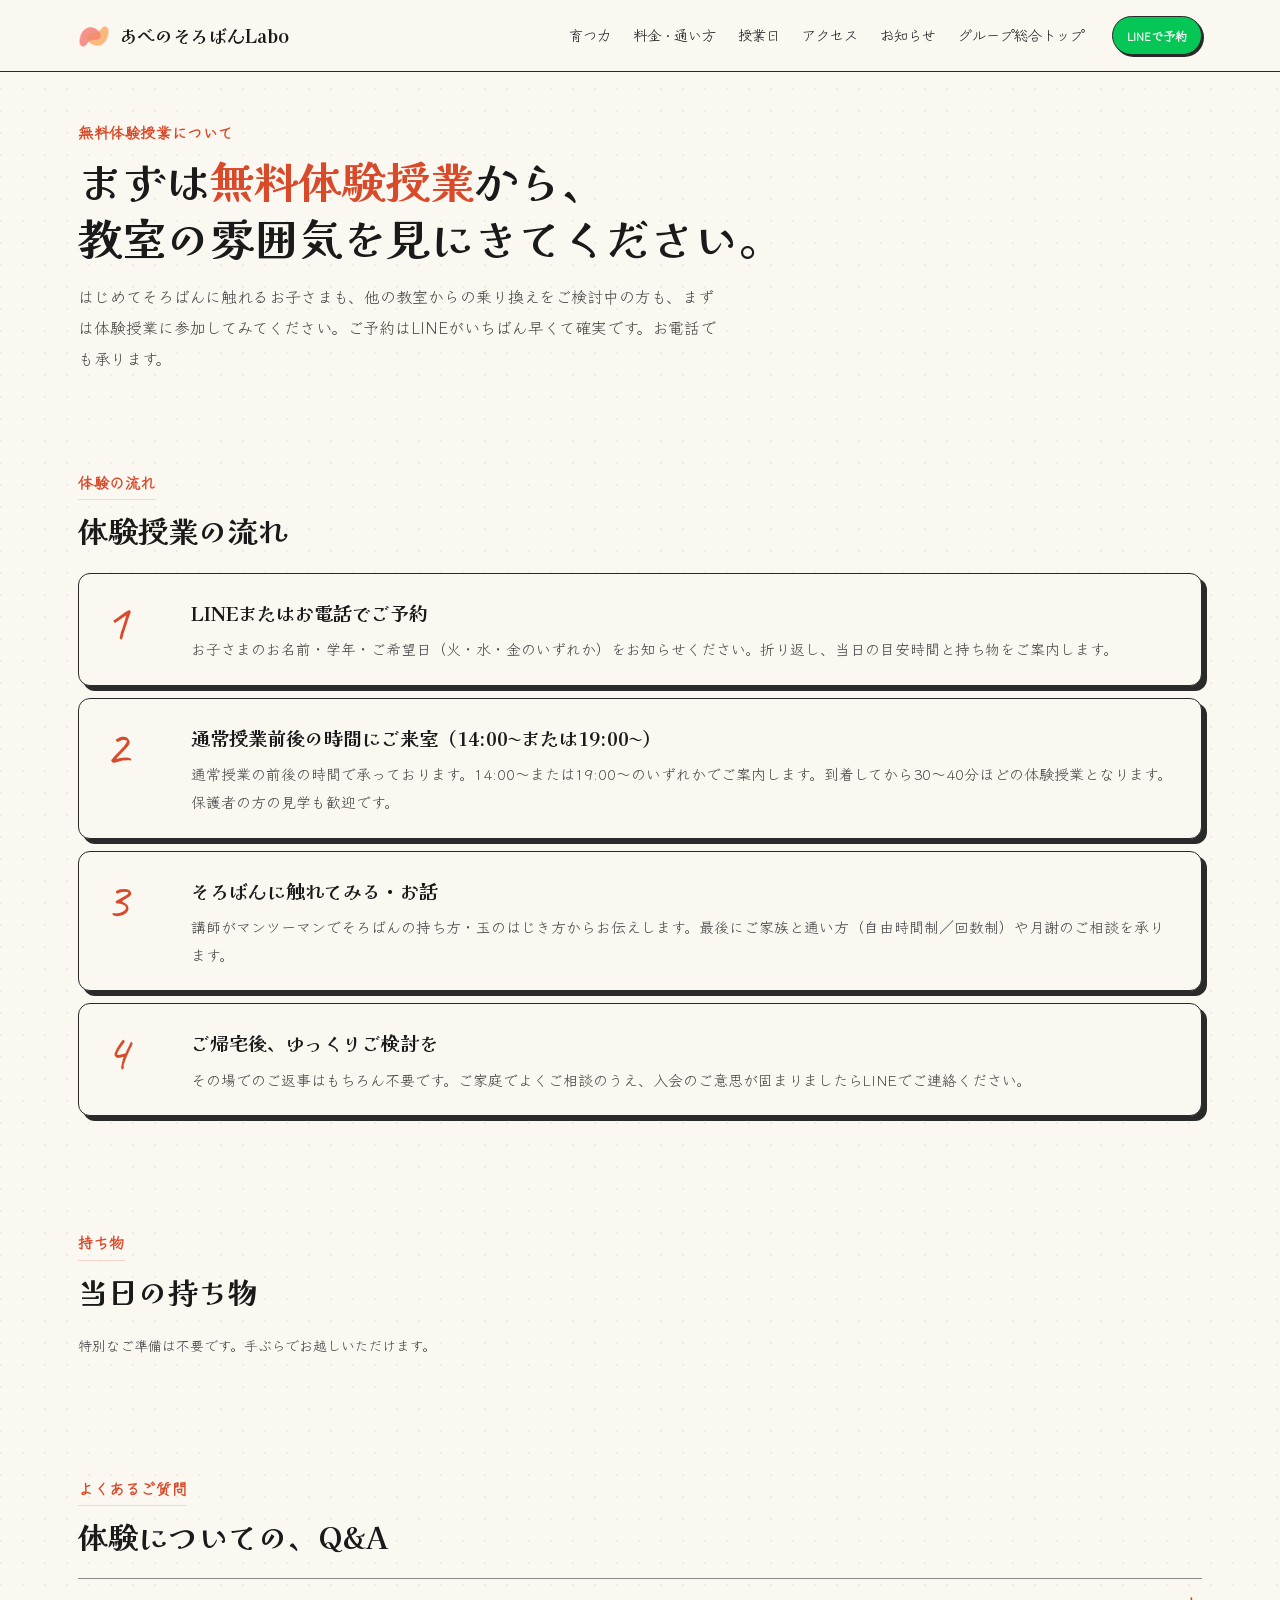
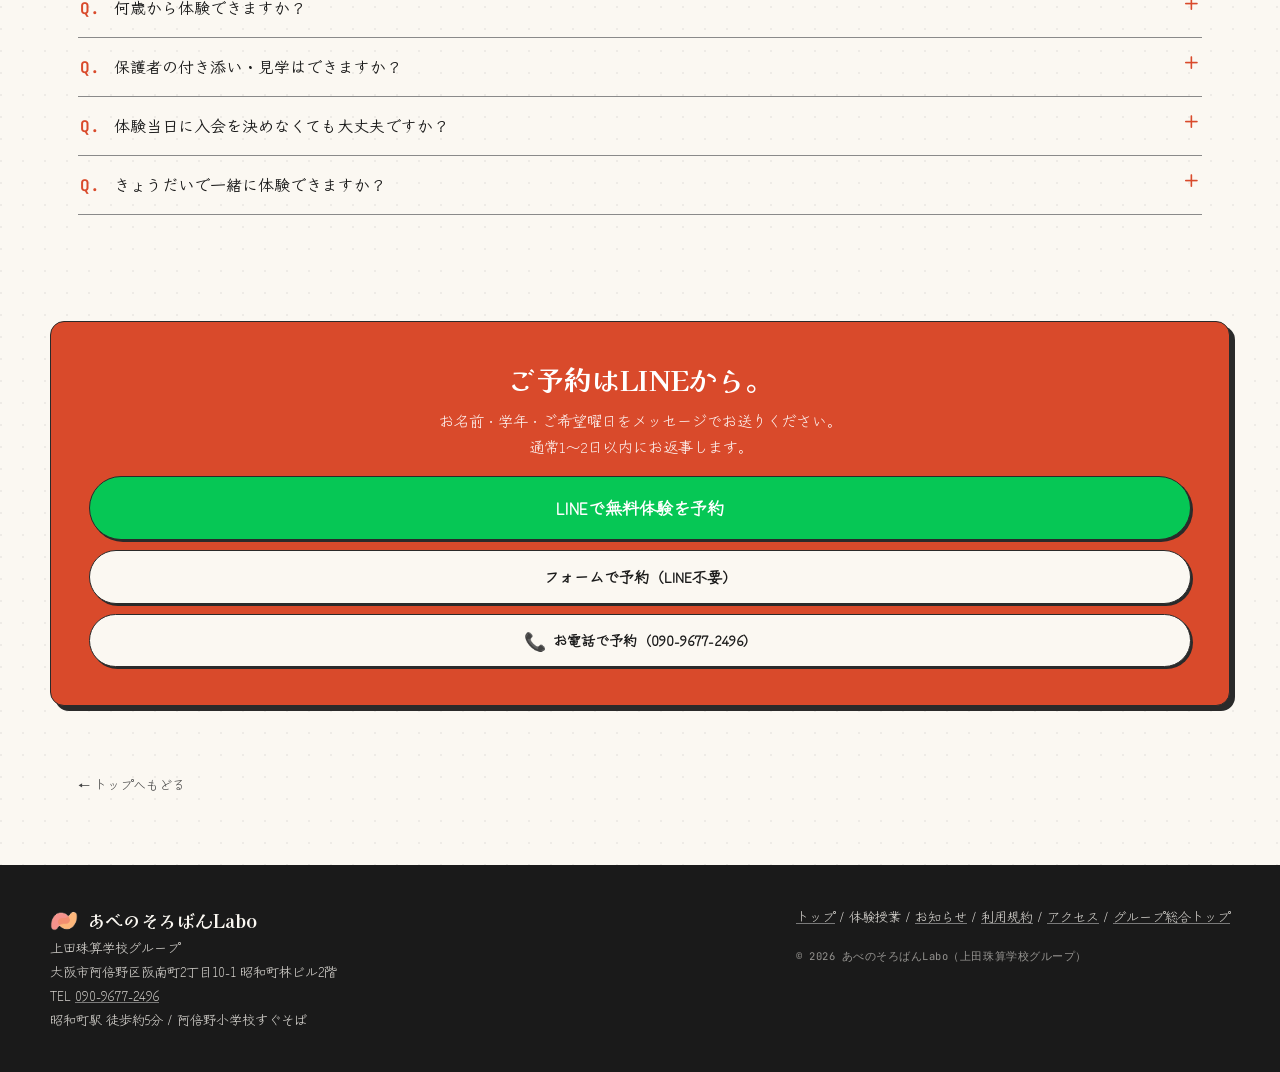
<file: experience.html>
<!doctype html>
<html lang="ja">
<head>
  <meta charset="utf-8" />
  <meta name="viewport" content="width=device-width, initial-scale=1, viewport-fit=cover" />
  <meta name="theme-color" content="#fbf8f2" />
  <link rel="icon" type="image/png" href="images/abeno_favicon.png" />
  <link rel="apple-touch-icon" href="images/abeno_favicon.png" />
  <title>無料体験授業について — あべのそろばんLabo</title>
  <meta name="description" content="あべのそろばんLaboの無料体験授業の流れ・持ち物・よくある質問。ご予約はLINEまたはお電話で承ります。" />
  <link rel="canonical" href="https://osaka-soroban.com/abeno/experience.html" />
  <meta property="og:url" content="https://osaka-soroban.com/abeno/experience.html" />
  <meta property="og:title" content="無料体験授業について — あべのそろばんLabo" />
  <meta property="og:description" content="体験授業の流れ・持ち物・よくある質問。ご予約はLINEから。" />
  <meta property="og:image" content="images/experience-hero.jpg" />

  <link rel="preconnect" href="https://fonts.googleapis.com" />
  <link rel="preconnect" href="https://fonts.gstatic.com" crossorigin />
  <link href="https://fonts.googleapis.com/css2?family=Kaisei+Decol:wght@400;500;700&family=Klee+One:wght@400;600&family=Zen+Kurenaido&family=Caveat:wght@400;600;700&family=JetBrains+Mono:wght@400;500&display=swap" rel="stylesheet" />
  <link rel="stylesheet" href="css/style.css?v=20260715f" />

  <style>
    /* Experience-page specific additions */
    .exp-hero {
      max-width: var(--max-w);
      margin: 0 auto;
      padding: 28px 18px 8px;
    }
    .exp-hero .tag {
      font-family: var(--hand);
      font-size: 13px;
      font-weight: 600;
      letter-spacing: .04em;
      color: var(--accent);
    }
    @media (min-width: 900px) {
      .exp-hero .tag { font-size: 15px; }
    }
    .exp-hero h1 {
      font-family: var(--serif);
      font-weight: 700;
      font-size: 28px;
      line-height: 1.3;
      margin: 6px 0 14px;
    }
    .exp-hero h1 em { font-style: normal; color: var(--accent); }
    .exp-hero p.lead {
      font-size: 15px;
      color: var(--ink-2);
      line-height: 1.95;
      margin: 0 0 22px;
      max-width: 640px;
    }
    .exp-hero img {
      width: 100%;
      aspect-ratio: 16 / 7;
      object-fit: cover;
      border-radius: 14px;
      border: 1.5px solid var(--line);
      box-shadow: 4px 4px 0 var(--line);
    }
    @media (min-width: 900px) {
      .exp-hero { padding: 48px 28px 16px; }
      .exp-hero h1 { font-size: 44px; }
      .exp-hero p.lead { font-size: 16px; }
      .exp-hero img { box-shadow: 6px 6px 0 var(--line); }
    }

    /* Steps */
    .steps {
      display: flex; flex-direction: column; gap: 12px;
      margin-top: 16px;
    }
    .step {
      display: grid;
      grid-template-columns: 54px 1fr;
      gap: 14px;
      border: 1.5px solid var(--line);
      border-radius: 12px;
      padding: 16px 18px;
      background: var(--paper);
      box-shadow: 3px 3px 0 var(--line);
    }
    .step .n {
      font-family: var(--en-hand);
      font-size: 38px;
      color: var(--accent);
      line-height: 1;
    }
    .step h3 {
      font-family: var(--serif); font-weight: 700;
      font-size: 16px; margin: 0 0 6px;
    }
    .step p {
      font-size: 14px;
      color: var(--ink-2);
      margin: 0;
      line-height: 1.85;
    }
    @media (min-width: 900px) {
      .step { grid-template-columns: 72px 1fr; padding: 22px 26px; box-shadow: 5px 5px 0 var(--line); }
      .step .n { font-size: 52px; }
      .step h3 { font-size: 19px; }
      .step p { font-size: 15px; }
    }

    /* Info dl */
    .info-box {
      border: 1.5px solid var(--line);
      border-radius: 10px;
      overflow: hidden;
      background: var(--paper);
      box-shadow: 3px 3px 0 var(--line);
    }
    .info-box dl {
      display: grid;
      grid-template-columns: 110px 1fr;
      margin: 0;
    }
    .info-box dt, .info-box dd {
      padding: 12px 16px;
      margin: 0;
      border-bottom: 1px solid var(--ink-3);
    }
    .info-box dt {
      font-family: var(--hand);
      font-size: 13px;
      color: var(--ink-2);
      background: var(--paper-2);
      border-right: 1px solid var(--ink-3);
    }
    .info-box dd { font-size: 14px; line-height: 1.85; }
    .info-box dl > :nth-last-child(-n+2) { border-bottom: 0; }
    @media (min-width: 900px) {
      .info-box dl { grid-template-columns: 160px 1fr; }
      .info-box dt { font-size: 14px; padding: 16px 20px; }
      .info-box dd { font-size: 15px; padding: 16px 20px; }
    }

    /* Bring (持ち物) */
    .bring {
      display: grid;
      grid-template-columns: repeat(3, 1fr);
      gap: 10px;
      margin-top: 12px;
    }
    .bring .card {
      border: 1.5px solid var(--line);
      border-radius: 12px;
      padding: 14px 8px;
      background: var(--paper);
      text-align: center;
      box-shadow: 2px 2px 0 var(--line);
    }
    .bring .em {
      font-family: var(--en-hand);
      font-size: 30px;
      color: var(--accent);
      line-height: 1;
    }
    .bring h4 {
      font-family: var(--serif); font-weight: 700;
      font-size: 13px; margin: 8px 0 4px;
    }
    .bring p {
      font-size: 11.5px;
      color: var(--ink-2);
      margin: 0;
      line-height: 1.6;
    }
    @media (min-width: 900px) {
      .bring { gap: 16px; }
      .bring .card { padding: 22px 12px; box-shadow: 3px 3px 0 var(--line); }
      .bring .em { font-size: 42px; }
      .bring h4 { font-size: 16px; }
      .bring p { font-size: 13px; }
    }

    /* CTA block */
    .cta-block {
      margin: 32px 14px 28px;
      padding: 26px 22px;
      border: 1.5px solid var(--line);
      border-radius: 14px;
      background: var(--accent);
      color: #fff;
      box-shadow: 5px 5px 0 var(--line);
      text-align: center;
    }
    .cta-block h2 {
      font-family: var(--serif); font-weight: 700;
      font-size: 22px; line-height: 1.4;
      margin: 0;
    }
    .cta-block p {
      font-family: var(--hand);
      font-size: 13px;
      margin: 8px 0 16px;
      opacity: 0.95;
    }
    .cta-block .cta-group {
      display: flex; flex-direction: column; gap: 10px;
    }
    .cta-block .btn.line { padding: 16px 24px; font-size: 17px; }
    .cta-block .btn.tel {
      background: var(--paper); color: var(--ink);
      font-size: 14px;
    }
    @media (min-width: 900px) {
      .cta-block {
        margin: 50px auto 50px;
        max-width: var(--max-w);
        padding: 38px;
      }
      .cta-block h2 { font-size: 28px; }
      .cta-block p { font-size: 15px; }
    }

    /* Back link */
    .back-link {
      display: inline-flex; align-items: center; gap: 4px;
      font-family: var(--hand);
      font-size: 13px;
      color: var(--ink-2);
      text-decoration: none;
      margin-top: 18px;
    }
    .back-link:hover { color: var(--accent); }
  </style>
  <!-- Google tag (gtag.js) -->
  <script async src="https://www.googletagmanager.com/gtag/js?id=G-EZS9MPNW4Y"></script>
  <script>
    window.dataLayer = window.dataLayer || [];
    function gtag(){dataLayer.push(arguments);}
    gtag('js', new Date());
    gtag('config', 'G-EZS9MPNW4Y');
  </script>
  <meta name="google-site-verification" content="VU1IrU84xIc-_dTMWmAOTBG7pRNcVViVC2qAdKd0tZ0" />
  <meta name="google-site-verification" content="r4KokmY4GWZzCn-JT35_uGbexf6qWnH7g0Xp3YpgM0U" />
</head>
<body>

  <!-- NAV -->
  <header class="nav">
    <div class="nav-inner">
      <a class="brand" href="index.html">
        <span class="bead" aria-hidden="true"></span>
        あべのそろばんLabo
      </a>
      <nav class="nav-links" aria-label="メインナビゲーション">
        <a href="index.html#about">育つ力</a>
        <a href="index.html#course">料金・通い方</a>
        <a href="index.html#schedule">授業日</a>
        <a href="index.html#access">アクセス</a>
        <a href="news.html">お知らせ</a>
        <a href="https://ueda-soroban-group.com/" target="_blank" rel="noopener">グループ総合トップ</a>
      </nav>
      <div class="nav-cta">
        <a class="btn line" href="https://lin.ee/6mEq6KBG" target="_blank" rel="noopener">LINEで予約</a>
      </div>
    </div>
  </header>

  <!-- HERO -->
  <main class="exp-hero">
    <div class="tag">無料体験授業について</div>
    <h1>まずは<em>無料体験授業</em>から、<br>教室の雰囲気を見にきてください。</h1>
    <p class="lead">
      はじめてそろばんに触れるお子さまも、他の教室からの乗り換えをご検討中の方も、まずは体験授業に参加してみてください。ご予約はLINEがいちばん早くて確実です。お電話でも承ります。
    </p>
  </main>

  <!-- 体験の流れ -->
  <section class="s">
    <span class="section-label">体験の流れ</span>
    <h2 class="section-title">体験授業の流れ</h2>
    <div class="steps">
      <div class="step">
        <div class="n">1</div>
        <div>
          <h3>LINEまたはお電話でご予約</h3>
          <p>お子さまのお名前・学年・ご希望日（火・水・金のいずれか）をお知らせください。折り返し、当日の目安時間と持ち物をご案内します。</p>
        </div>
      </div>
      <div class="step">
        <div class="n">2</div>
        <div>
          <h3>通常授業前後の時間にご来室（14:00〜または19:00〜）</h3>
          <p>通常授業の前後の時間で承っております。14:00〜または19:00〜のいずれかでご案内します。到着してから30〜40分ほどの体験授業となります。保護者の方の見学も歓迎です。</p>
        </div>
      </div>
      <div class="step">
        <div class="n">3</div>
        <div>
          <h3>そろばんに触れてみる・お話</h3>
          <p>講師がマンツーマンでそろばんの持ち方・玉のはじき方からお伝えします。最後にご家族と通い方（自由時間制／回数制）や月謝のご相談を承ります。</p>
        </div>
      </div>
      <div class="step">
        <div class="n">4</div>
        <div>
          <h3>ご帰宅後、ゆっくりご検討を</h3>
          <p>その場でのご返事はもちろん不要です。ご家庭でよくご相談のうえ、入会のご意思が固まりましたらLINEでご連絡ください。</p>
        </div>
      </div>
    </div>
  </section>

  <!-- 持ち物 -->
  <section class="s">
    <span class="section-label">持ち物</span>
    <h2 class="section-title">当日の持ち物</h2>
    <p style="font-size:14px; color:var(--ink-2); margin:0 0 4px;">特別なご準備は不要です。手ぶらでお越しいただけます。</p>
  </section>

  <!-- FAQ -->
  <section class="s">
    <span class="section-label">よくあるご質問</span>
    <h2 class="section-title">体験についての、Q&amp;A</h2>
    <div class="faq">
      <details>
        <summary><span class="q">何歳から体験できますか？</span></summary>
        <p>年中さん（4〜5歳）から受け付けております。数字がある程度読めるようになってからのほうが、お子さま自身も楽しく取り組める傾向があります。</p>
      </details>
      <details>
        <summary><span class="q">保護者の付き添い・見学はできますか？</span></summary>
        <p>もちろん可能です。はじめての場所で不安なお子さまが多いので、最初は保護者の方と一緒にお越しいただくことをおすすめしています。</p>
      </details>
      <details>
        <summary><span class="q">体験当日に入会を決めなくても大丈夫ですか？</span></summary>
        <p>その場でのご返事はいただいておりません。ご家庭でよくご相談のうえ、ご検討ください。しつこい勧誘はいたしません。</p>
      </details>
      <details>
        <summary><span class="q">きょうだいで一緒に体験できますか？</span></summary>
        <p>はい、可能です。ご予約の際に人数・学年をお知らせください。</p>
      </details>
    </div>
  </section>

  <!-- CTA -->
  <div class="cta-block">
    <h2>ご予約はLINEから。</h2>
    <p>お名前・学年・ご希望曜日をメッセージでお送りください。<br>通常1〜2日以内にお返事します。</p>
    <div class="cta-group">
      <a class="btn line" href="https://lin.ee/6mEq6KBG" target="_blank" rel="noopener">LINEで無料体験を予約</a>
      <a class="btn" href="yoyaku.html?src=hp">フォームで予約（LINE不要）</a>
      <a class="btn tel" href="tel:090-9677-2496"><span class="icon">📞</span>お電話で予約（090-9677-2496）</a>
    </div>
  </div>

  <section class="s" style="padding-top:0;">
    <a class="back-link" href="index.html">← トップへもどる</a>
  </section>

  <!-- Footer -->
  <footer class="site">
    <div class="inner">
      <div>
        <div class="brand-block">
          <span class="bead" aria-hidden="true"></span>
          あべのそろばんLabo
        </div>
        <div class="info">
          上田珠算学校グループ<br>
          大阪市阿倍野区阪南町2丁目10-1 昭和町林ビル2階<br>
          TEL <a href="tel:090-9677-2496">090-9677-2496</a><br>
          昭和町駅 徒歩約5分 / 阿倍野小学校すぐそば
        </div>
      </div>
      <div>
        <div class="info">
          <a href="index.html">トップ</a> / 体験授業 / <a href="news.html">お知らせ</a> /
          <a href="terms.html">利用規約</a> / <a href="index.html#access">アクセス</a> / <a href="https://ueda-soroban-group.com/" target="_blank" rel="noopener">グループ総合トップ</a>
        </div>
        <div class="copy">© 2026 あべのそろばんLabo（上田珠算学校グループ）</div>
      </div>
    </div>
  </footer>

  <!-- Sticky bottom mobile CTA -->
  <div class="sticky-cta" role="region" aria-label="お問い合わせ">
    <a class="btn line" href="https://lin.ee/6mEq6KBG" target="_blank" rel="noopener">LINEで無料体験を予約</a>
    <a class="btn tel" href="tel:090-9677-2496" aria-label="電話で予約">📞</a>
  </div>

  <script src="js/tap.js" defer></script>
</body>
</html>
</file>
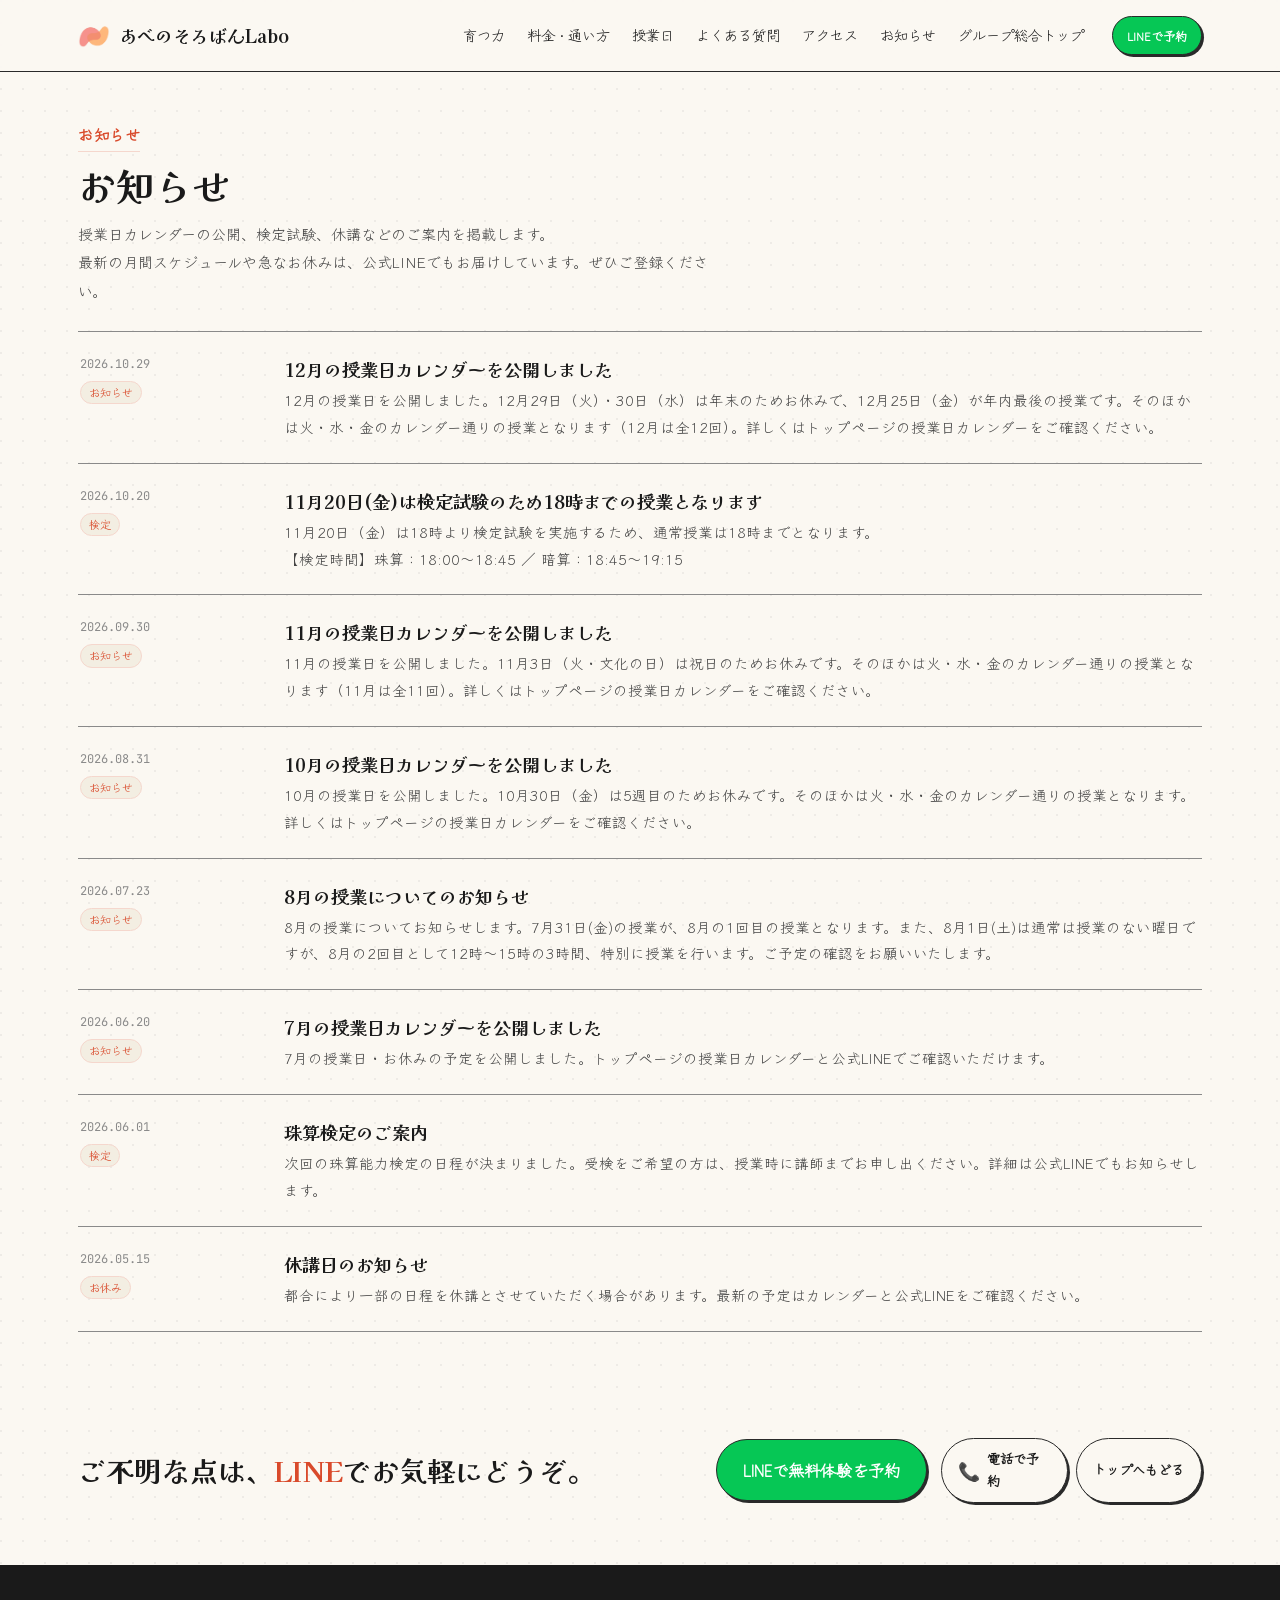
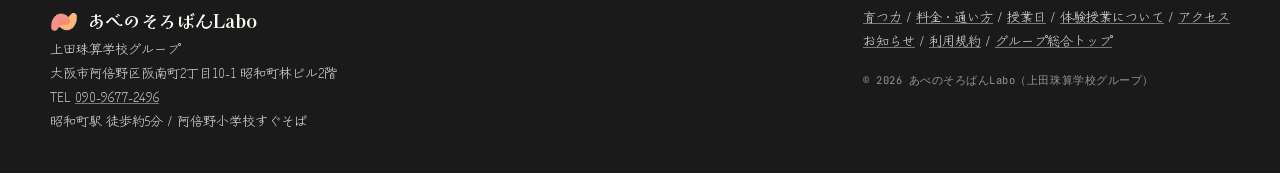
<file: news.html>
<!doctype html>
<html lang="ja">
<head>
  <meta charset="utf-8" />
  <meta name="viewport" content="width=device-width, initial-scale=1, viewport-fit=cover" />
  <meta name="theme-color" content="#fbf8f2" />
  <link rel="icon" type="image/png" href="images/abeno_favicon.png" />
  <link rel="apple-touch-icon" href="images/abeno_favicon.png" />
  <title>お知らせ — あべのそろばんLabo</title>
  <meta name="description" content="あべのそろばんLaboからのお知らせ。授業日カレンダーの公開、検定試験、休講などのご案内を掲載します。" />
  <link rel="canonical" href="https://osaka-soroban.com/abeno/news.html" />
  <meta property="og:url" content="https://osaka-soroban.com/abeno/news.html" />
  <meta property="og:title" content="お知らせ — あべのそろばんLabo" />
  <meta property="og:description" content="授業日カレンダー・検定試験・休講などのご案内。" />
  <meta property="og:image" content="images/hero.jpg" />
  <meta property="og:type" content="website" />

  <link rel="preconnect" href="https://fonts.googleapis.com" />
  <link rel="preconnect" href="https://fonts.gstatic.com" crossorigin />
  <link href="https://fonts.googleapis.com/css2?family=Kaisei+Decol:wght@400;500;700&family=Klee+One:wght@400;600&family=Zen+Kurenaido&family=Caveat:wght@400;600;700&family=JetBrains+Mono:wght@400;500&display=swap" rel="stylesheet" />
  <link rel="stylesheet" href="css/style.css?v=20260715f" />
  <!-- Google tag (gtag.js) -->
  <script async src="https://www.googletagmanager.com/gtag/js?id=G-EZS9MPNW4Y"></script>
  <script>
    window.dataLayer = window.dataLayer || [];
    function gtag(){dataLayer.push(arguments);}
    gtag('js', new Date());
    gtag('config', 'G-EZS9MPNW4Y');
  </script>
  <meta name="google-site-verification" content="VU1IrU84xIc-_dTMWmAOTBG7pRNcVViVC2qAdKd0tZ0" />
  <meta name="google-site-verification" content="r4KokmY4GWZzCn-JT35_uGbexf6qWnH7g0Xp3YpgM0U" />
</head>
<body>

  <!-- NAV -->
  <header class="nav">
    <div class="nav-inner">
      <a class="brand" href="index.html">
        <span class="bead" aria-hidden="true"></span>
        あべのそろばんLabo
      </a>
      <nav class="nav-links" aria-label="メインナビゲーション">
        <a href="index.html#about">育つ力</a>
        <a href="index.html#course">料金・通い方</a>
        <a href="index.html#schedule">授業日</a>
        <a href="index.html#faq">よくある質問</a>
        <a href="index.html#access">アクセス</a>
        <a href="news.html">お知らせ</a>
        <a href="https://ueda-soroban-group.com/" target="_blank" rel="noopener">グループ総合トップ</a>
      </nav>
      <div class="nav-cta">
        <a class="btn line" href="https://lin.ee/6mEq6KBG" target="_blank" rel="noopener">LINEで予約</a>
      </div>
    </div>
  </header>

  <!-- PAGE HEAD -->
  <main class="page-head">
    <span class="section-label">お知らせ</span>
    <h1>お知らせ</h1>
    <p class="lead">
      授業日カレンダーの公開、検定試験、休講などのご案内を掲載します。<br>
      最新の月間スケジュールや急なお休みは、公式LINEでもお届けしています。ぜひご登録ください。
    </p>
  </main>

  <!-- NEWS LIST -->
  <section class="s" style="padding-top:18px;">
    <!-- ============================================================
         お知らせの追加方法：
         下の <article class="news-item"> ... </article> をコピーして、
         いちばん上に貼り付け、time / cat / h3 / p を書き換えてください。
         ・time datetime="2026-07-01" … 並び順は新しいものを上に
         ・cat … 「お知らせ」「検定」「お休み」などの分類ラベル
         ============================================================ -->
    <div class="news-list">

      <article class="news-item">
        <div class="meta">
          <time datetime="2026-10-29">2026.10.29</time>
          <span class="cat">お知らせ</span>
        </div>
        <div>
          <h3>12月の授業日カレンダーを公開しました</h3>
          <p>12月の授業日を公開しました。12月29日（火）・30日（水）は年末のためお休みで、12月25日（金）が年内最後の授業です。そのほかは火・水・金のカレンダー通りの授業となります（12月は全12回）。詳しくはトップページの授業日カレンダーをご確認ください。</p>
        </div>
      </article>

      <article class="news-item">
        <div class="meta">
          <time datetime="2026-10-20">2026.10.20</time>
          <span class="cat">検定</span>
        </div>
        <div>
          <h3>11月20日(金)は検定試験のため18時までの授業となります</h3>
          <p>11月20日（金）は18時より検定試験を実施するため、通常授業は18時までとなります。<br>【検定時間】珠算：18:00〜18:45 ／ 暗算：18:45〜19:15</p>
        </div>
      </article>

      <article class="news-item">
        <div class="meta">
          <time datetime="2026-09-30">2026.09.30</time>
          <span class="cat">お知らせ</span>
        </div>
        <div>
          <h3>11月の授業日カレンダーを公開しました</h3>
          <p>11月の授業日を公開しました。11月3日（火・文化の日）は祝日のためお休みです。そのほかは火・水・金のカレンダー通りの授業となります（11月は全11回）。詳しくはトップページの授業日カレンダーをご確認ください。</p>
        </div>
      </article>

      <article class="news-item">
        <div class="meta">
          <time datetime="2026-08-31">2026.08.31</time>
          <span class="cat">お知らせ</span>
        </div>
        <div>
          <h3>10月の授業日カレンダーを公開しました</h3>
          <p>10月の授業日を公開しました。10月30日（金）は5週目のためお休みです。そのほかは火・水・金のカレンダー通りの授業となります。詳しくはトップページの授業日カレンダーをご確認ください。</p>
        </div>
      </article>

      <article class="news-item">
        <div class="meta">
          <time datetime="2026-07-23">2026.07.23</time>
          <span class="cat">お知らせ</span>
        </div>
        <div>
          <h3>8月の授業についてのお知らせ</h3>
          <p>8月の授業についてお知らせします。7月31日(金)の授業が、8月の1回目の授業となります。また、8月1日(土)は通常は授業のない曜日ですが、8月の2回目として12時〜15時の3時間、特別に授業を行います。ご予定の確認をお願いいたします。</p>
        </div>
      </article>

      <article class="news-item">
        <div class="meta">
          <time datetime="2026-06-20">2026.06.20</time>
          <span class="cat">お知らせ</span>
        </div>
        <div>
          <h3>7月の授業日カレンダーを公開しました</h3>
          <p>7月の授業日・お休みの予定を公開しました。トップページの授業日カレンダーと公式LINEでご確認いただけます。</p>
        </div>
      </article>

      <article class="news-item">
        <div class="meta">
          <time datetime="2026-06-01">2026.06.01</time>
          <span class="cat">検定</span>
        </div>
        <div>
          <h3>珠算検定のご案内</h3>
          <p>次回の珠算能力検定の日程が決まりました。受検をご希望の方は、授業時に講師までお申し出ください。詳細は公式LINEでもお知らせします。</p>
        </div>
      </article>

      <article class="news-item">
        <div class="meta">
          <time datetime="2026-05-15">2026.05.15</time>
          <span class="cat">お休み</span>
        </div>
        <div>
          <h3>休講日のお知らせ</h3>
          <p>都合により一部の日程を休講とさせていただく場合があります。最新の予定はカレンダーと公式LINEをご確認ください。</p>
        </div>
      </article>

    </div>
  </section>

  <!-- CTA -->
  <section class="final-cta">
    <div class="lead">ご不明な点は、<em>LINE</em>でお気軽にどうぞ。</div>
    <a class="btn line lg" href="https://lin.ee/6mEq6KBG" target="_blank" rel="noopener">LINEで無料体験を予約</a>
    <div class="sub-row">
      <a class="btn sm" href="tel:090-9677-2496"><span class="icon">📞</span>電話で予約</a>
      <a class="btn sm" href="index.html">トップへもどる</a>
    </div>
  </section>

  <!-- FOOTER -->
  <footer class="site">
    <div class="inner">
      <div>
        <div class="brand-block">
          <span class="bead" aria-hidden="true"></span>
          あべのそろばんLabo
        </div>
        <div class="info">
          上田珠算学校グループ<br>
          大阪市阿倍野区阪南町2丁目10-1 昭和町林ビル2階<br>
          TEL <a href="tel:090-9677-2496">090-9677-2496</a><br>
          昭和町駅 徒歩約5分 / 阿倍野小学校すぐそば
        </div>
      </div>
      <div>
        <div class="info">
          <a href="index.html#about">育つ力</a> / <a href="index.html#course">料金・通い方</a> / <a href="index.html#schedule">授業日</a> /
          <a href="experience.html">体験授業について</a> / <a href="index.html#access">アクセス</a><br>
          <a href="news.html">お知らせ</a> / <a href="terms.html">利用規約</a> / <a href="https://ueda-soroban-group.com/" target="_blank" rel="noopener">グループ総合トップ</a>
        </div>
        <div class="copy">© 2026 あべのそろばんLabo（上田珠算学校グループ）</div>
      </div>
    </div>
  </footer>

  <!-- Sticky bottom mobile CTA -->
  <div class="sticky-cta" role="region" aria-label="お問い合わせ">
    <a class="btn line" href="https://lin.ee/6mEq6KBG" target="_blank" rel="noopener">LINEで無料体験を予約</a>
    <a class="btn tel" href="tel:090-9677-2496" aria-label="電話で予約">📞</a>
  </div>

  <script src="js/tap.js" defer></script>
</body>
</html>
</file>
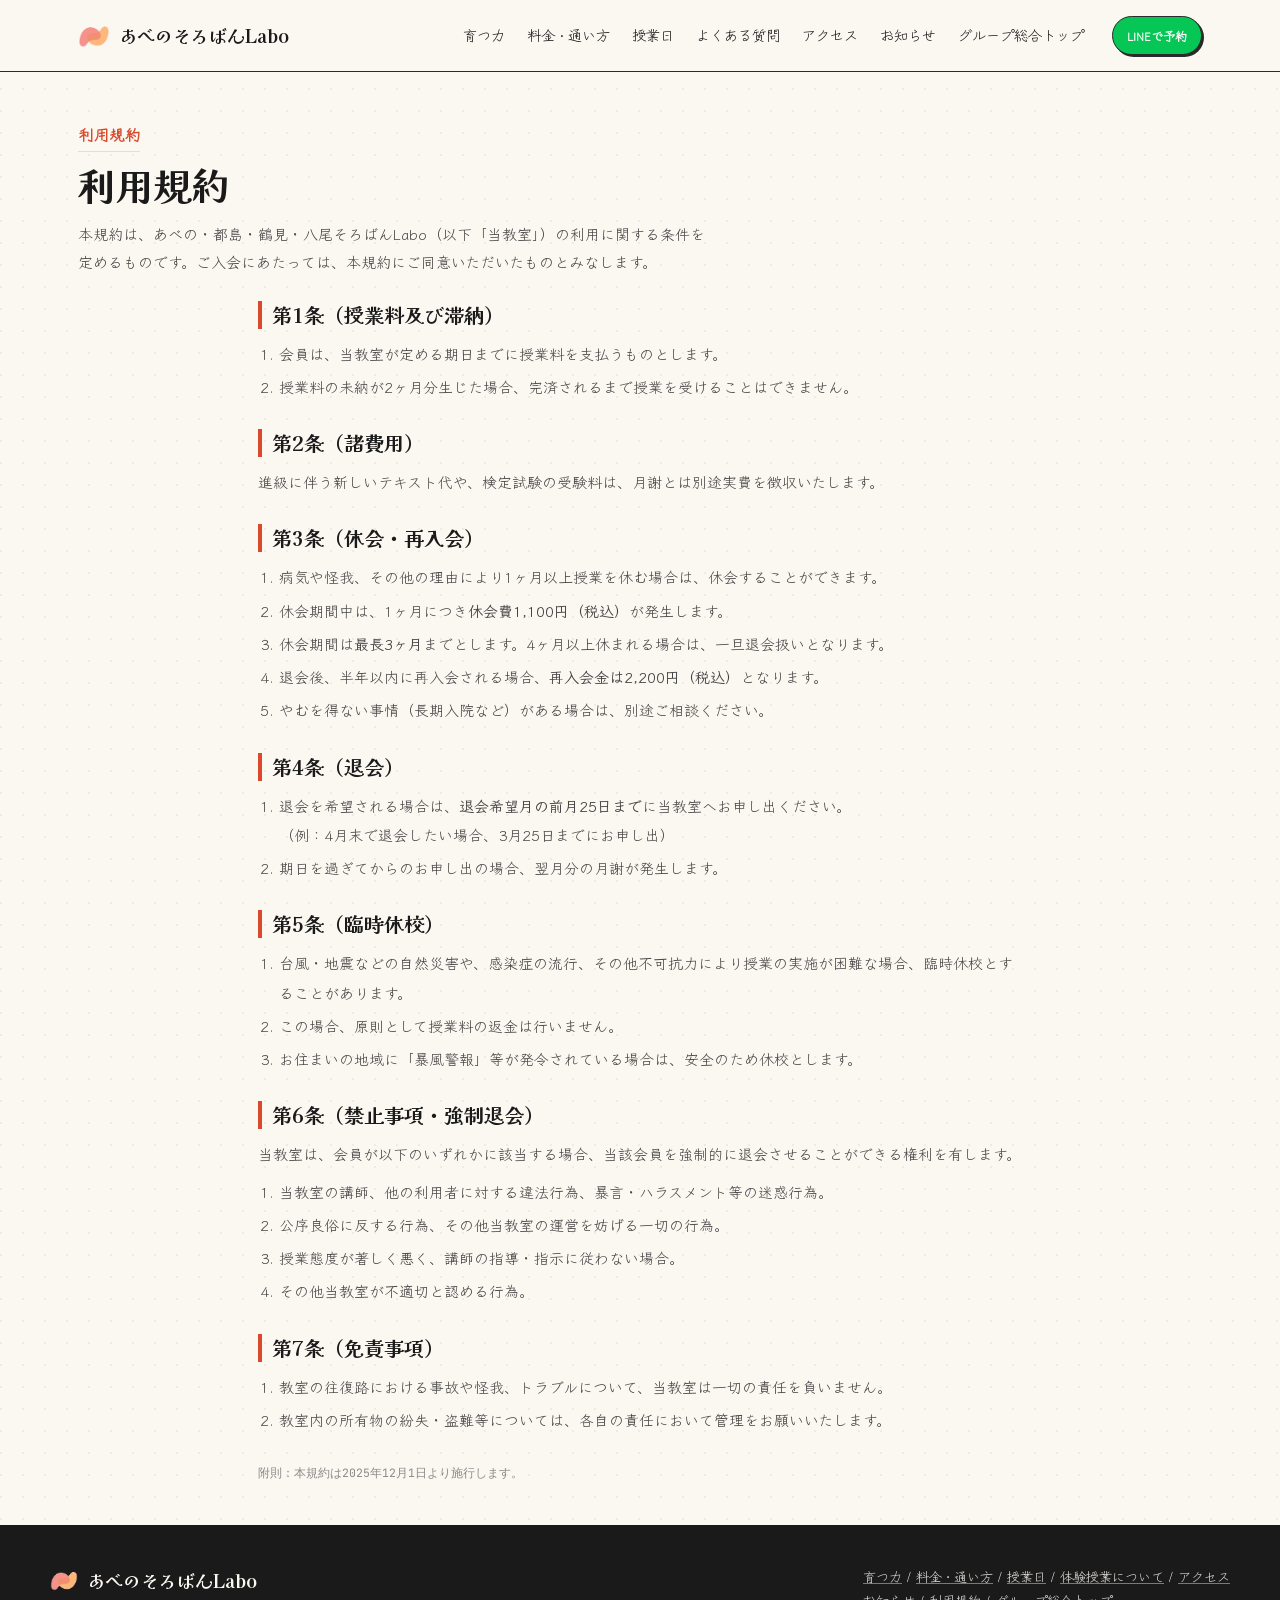
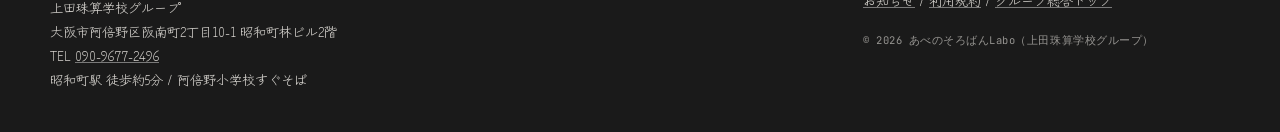
<file: terms.html>
<!doctype html>
<html lang="ja">
<head>
  <meta charset="utf-8" />
  <meta name="viewport" content="width=device-width, initial-scale=1, viewport-fit=cover" />
  <meta name="theme-color" content="#fbf8f2" />
  <link rel="icon" type="image/png" href="images/abeno_favicon.png" />
  <link rel="apple-touch-icon" href="images/abeno_favicon.png" />
  <title>利用規約 — あべのそろばんLabo</title>
  <meta name="description" content="あべのそろばんLaboの利用規約。入会・月謝・授業・振替・休会退会・個人情報の取り扱いについて。" />
  <link rel="canonical" href="https://osaka-soroban.com/abeno/terms.html" />
  <meta property="og:url" content="https://osaka-soroban.com/abeno/terms.html" />
  <meta name="robots" content="noindex" />

  <link rel="preconnect" href="https://fonts.googleapis.com" />
  <link rel="preconnect" href="https://fonts.gstatic.com" crossorigin />
  <link href="https://fonts.googleapis.com/css2?family=Kaisei+Decol:wght@400;500;700&family=Klee+One:wght@400;600&family=Zen+Kurenaido&family=Caveat:wght@400;600;700&family=JetBrains+Mono:wght@400;500&display=swap" rel="stylesheet" />
  <link rel="stylesheet" href="css/style.css?v=20260715f" />
  <!-- Google tag (gtag.js) -->
  <script async src="https://www.googletagmanager.com/gtag/js?id=G-EZS9MPNW4Y"></script>
  <script>
    window.dataLayer = window.dataLayer || [];
    function gtag(){dataLayer.push(arguments);}
    gtag('js', new Date());
    gtag('config', 'G-EZS9MPNW4Y');
  </script>
  <meta name="google-site-verification" content="VU1IrU84xIc-_dTMWmAOTBG7pRNcVViVC2qAdKd0tZ0" />
  <meta name="google-site-verification" content="r4KokmY4GWZzCn-JT35_uGbexf6qWnH7g0Xp3YpgM0U" />
</head>
<body>

  <!-- NAV -->
  <header class="nav">
    <div class="nav-inner">
      <a class="brand" href="index.html">
        <span class="bead" aria-hidden="true"></span>
        あべのそろばんLabo
      </a>
      <nav class="nav-links" aria-label="メインナビゲーション">
        <a href="index.html#about">育つ力</a>
        <a href="index.html#course">料金・通い方</a>
        <a href="index.html#schedule">授業日</a>
        <a href="index.html#faq">よくある質問</a>
        <a href="index.html#access">アクセス</a>
        <a href="news.html">お知らせ</a>
        <a href="https://ueda-soroban-group.com/" target="_blank" rel="noopener">グループ総合トップ</a>
      </nav>
      <div class="nav-cta">
        <a class="btn line" href="https://lin.ee/6mEq6KBG" target="_blank" rel="noopener">LINEで予約</a>
      </div>
    </div>
  </header>

  <!-- PAGE HEAD -->
  <main class="page-head">
    <span class="section-label">利用規約</span>
    <h1>利用規約</h1>
    <p class="lead">
      本規約は、あべの・都島・鶴見・八尾そろばんLabo（以下「当教室」）の利用に関する条件を定めるものです。ご入会にあたっては、本規約にご同意いただいたものとみなします。
    </p>
  </main>

  <!-- LEGAL BODY -->
  <section class="legal">

    <div class="art">
      <h2>第1条（授業料及び滞納）</h2>
      <ol>
        <li>会員は、当教室が定める期日までに授業料を支払うものとします。</li>
        <li>授業料の未納が2ヶ月分生じた場合、完済されるまで授業を受けることはできません。</li>
      </ol>
    </div>

    <div class="art">
      <h2>第2条（諸費用）</h2>
      <p>進級に伴う新しいテキスト代や、検定試験の受験料は、月謝とは別途実費を徴収いたします。</p>
    </div>

    <div class="art">
      <h2>第3条（休会・再入会）</h2>
      <ol>
        <li>病気や怪我、その他の理由により1ヶ月以上授業を休む場合は、休会することができます。</li>
        <li>休会期間中は、1ヶ月につき<b>休会費1,100円（税込）</b>が発生します。</li>
        <li>休会期間は<b>最長3ヶ月</b>までとします。4ヶ月以上休まれる場合は、一旦退会扱いとなります。</li>
        <li>退会後、半年以内に再入会される場合、<b>再入会金は2,200円（税込）</b>となります。</li>
        <li>やむを得ない事情（長期入院など）がある場合は、別途ご相談ください。</li>
      </ol>
    </div>

    <div class="art">
      <h2>第4条（退会）</h2>
      <ol>
        <li>退会を希望される場合は、<b>退会希望月の前月25日まで</b>に当教室へお申し出ください。<br>（例：4月末で退会したい場合、3月25日までにお申し出）</li>
        <li>期日を過ぎてからのお申し出の場合、翌月分の月謝が発生します。</li>
      </ol>
    </div>

    <div class="art">
      <h2>第5条（臨時休校）</h2>
      <ol>
        <li>台風・地震などの自然災害や、感染症の流行、その他不可抗力により授業の実施が困難な場合、臨時休校とすることがあります。</li>
        <li>この場合、原則として授業料の返金は行いません。</li>
        <li>お住まいの地域に「暴風警報」等が発令されている場合は、安全のため休校とします。</li>
      </ol>
    </div>

    <div class="art">
      <h2>第6条（禁止事項・強制退会）</h2>
      <p>当教室は、会員が以下のいずれかに該当する場合、当該会員を強制的に退会させることができる権利を有します。</p>
      <ol>
        <li>当教室の講師、他の利用者に対する違法行為、暴言・ハラスメント等の迷惑行為。</li>
        <li>公序良俗に反する行為、その他当教室の運営を妨げる一切の行為。</li>
        <li>授業態度が著しく悪く、講師の指導・指示に従わない場合。</li>
        <li>その他当教室が不適切と認める行為。</li>
      </ol>
    </div>

    <div class="art">
      <h2>第7条（免責事項）</h2>
      <ol>
        <li>教室の往復路における事故や怪我、トラブルについて、当教室は一切の責任を負いません。</li>
        <li>教室内の所有物の紛失・盗難等については、各自の責任において管理をお願いいたします。</li>
      </ol>
    </div>

    <p class="updated">附則：本規約は2025年12月1日より施行します。</p>
  </section>

  <!-- FOOTER -->
  <footer class="site">
    <div class="inner">
      <div>
        <div class="brand-block">
          <span class="bead" aria-hidden="true"></span>
          あべのそろばんLabo
        </div>
        <div class="info">
          上田珠算学校グループ<br>
          大阪市阿倍野区阪南町2丁目10-1 昭和町林ビル2階<br>
          TEL <a href="tel:090-9677-2496">090-9677-2496</a><br>
          昭和町駅 徒歩約5分 / 阿倍野小学校すぐそば
        </div>
      </div>
      <div>
        <div class="info">
          <a href="index.html#about">育つ力</a> / <a href="index.html#course">料金・通い方</a> / <a href="index.html#schedule">授業日</a> /
          <a href="experience.html">体験授業について</a> / <a href="index.html#access">アクセス</a><br>
          <a href="news.html">お知らせ</a> / <a href="terms.html">利用規約</a> / <a href="https://ueda-soroban-group.com/" target="_blank" rel="noopener">グループ総合トップ</a>
        </div>
        <div class="copy">© 2026 あべのそろばんLabo（上田珠算学校グループ）</div>
      </div>
    </div>
  </footer>

  <!-- Sticky bottom mobile CTA -->
  <div class="sticky-cta" role="region" aria-label="お問い合わせ">
    <a class="btn line" href="https://lin.ee/6mEq6KBG" target="_blank" rel="noopener">LINEで無料体験を予約</a>
    <a class="btn tel" href="tel:090-9677-2496" aria-label="電話で予約">📞</a>
  </div>

  <script src="js/tap.js" defer></script>
</body>
</html>
</file>
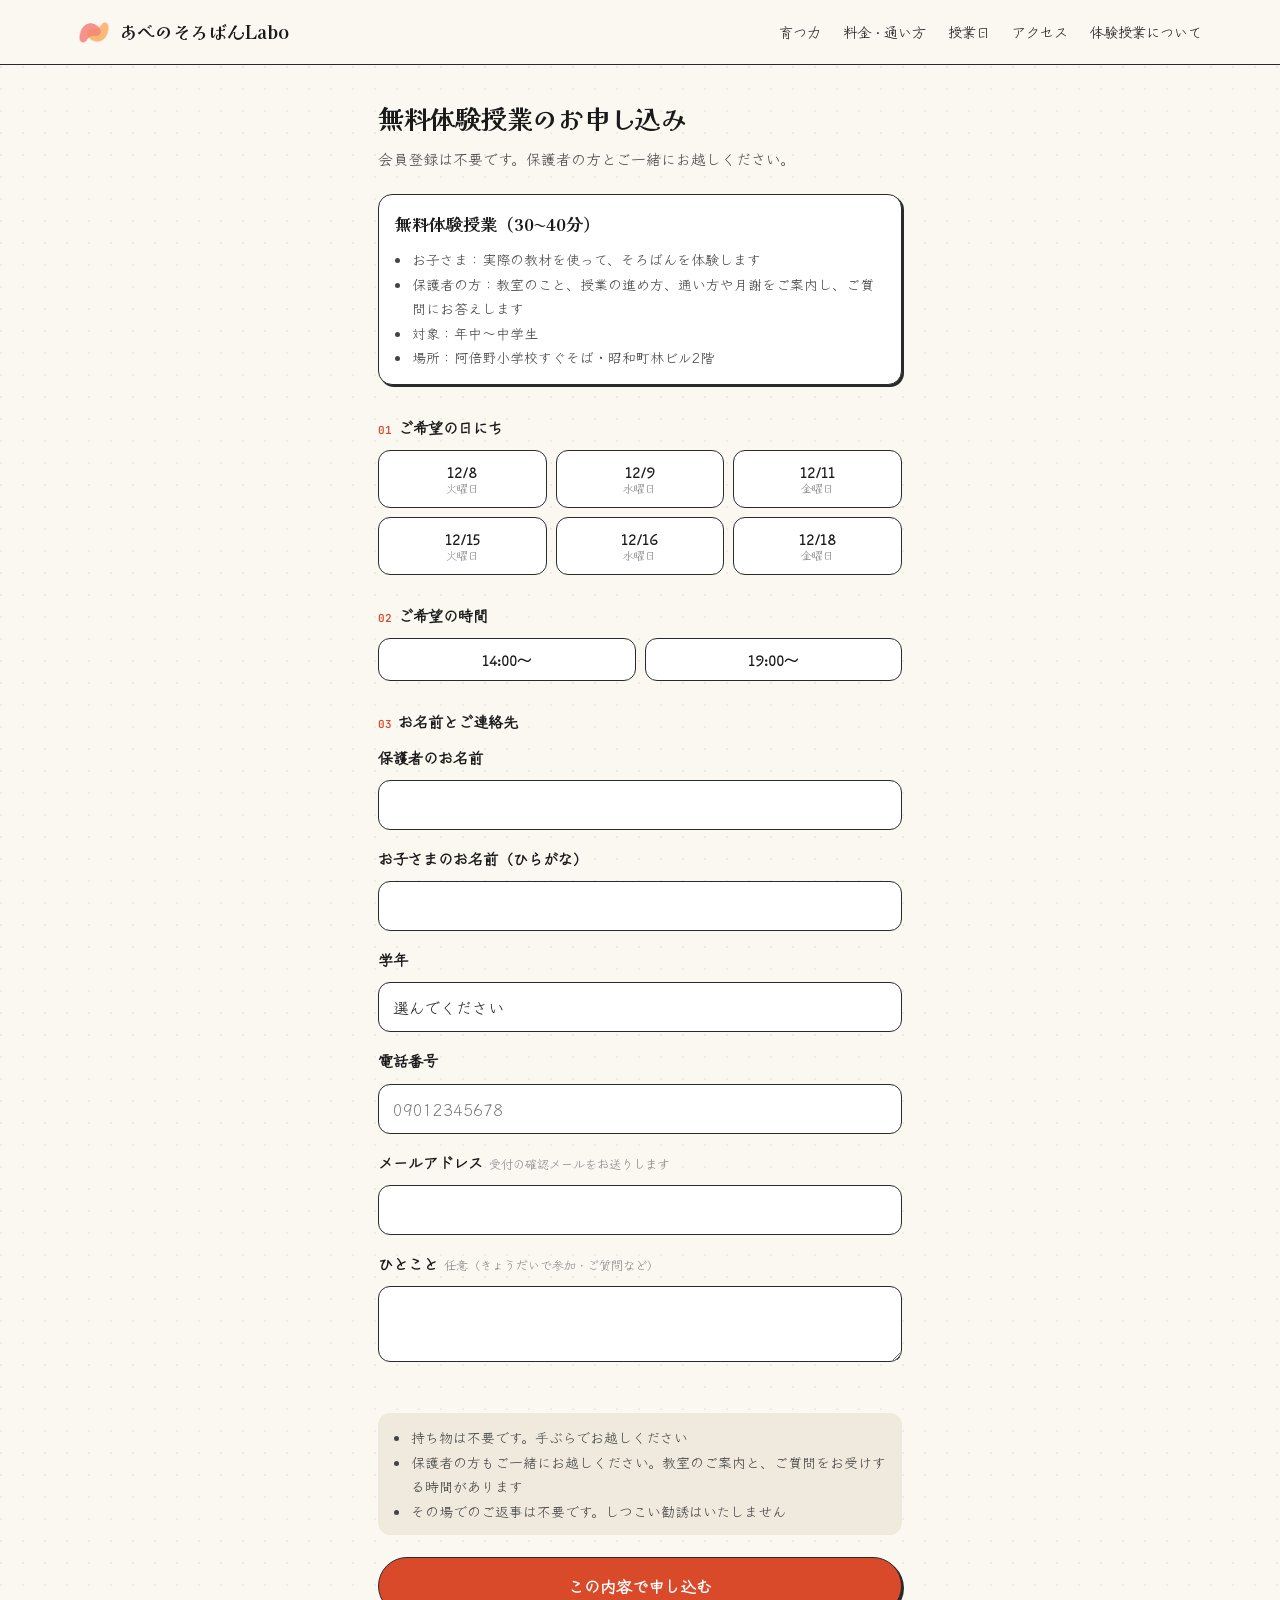
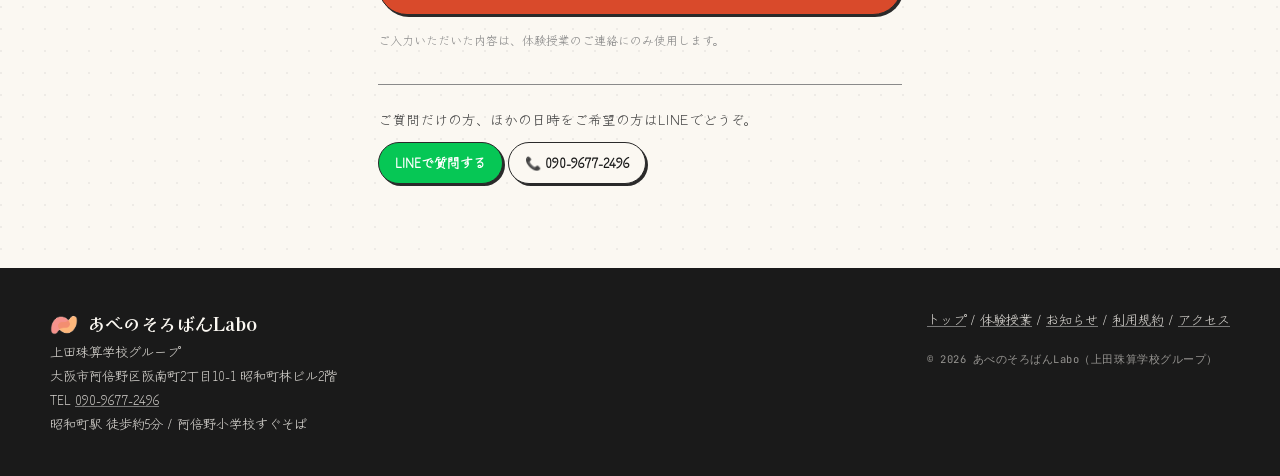
<file: yoyaku.html>
<!doctype html>
<html lang="ja">
<head>
  <meta charset="utf-8" />
  <meta name="viewport" content="width=device-width, initial-scale=1, viewport-fit=cover" />
  <meta name="theme-color" content="#fbf8f2" />
  <meta name="robots" content="noindex" />
  <link rel="icon" type="image/png" href="images/abeno_favicon.png" />
  <link rel="apple-touch-icon" href="images/abeno_favicon.png" />
  <title>無料体験授業のお申し込み — あべのそろばんLabo</title>
  <meta name="description" content="あべのそろばんLaboの無料体験授業のお申し込みフォーム。日にちと時間を選んで、1分でお申し込みいただけます。" />
  <link rel="canonical" href="https://osaka-soroban.com/abeno/yoyaku.html" />
  <meta property="og:url" content="https://osaka-soroban.com/abeno/yoyaku.html" />
  <meta property="og:title" content="無料体験授業のお申し込み — あべのそろばんLabo" />
  <meta property="og:description" content="日にちと時間を選んで、1分でお申し込みいただけます。" />
  <meta property="og:image" content="images/experience-hero.jpg" />

  <link rel="preconnect" href="https://fonts.googleapis.com" />
  <link rel="preconnect" href="https://fonts.gstatic.com" crossorigin />
  <link href="https://fonts.googleapis.com/css2?family=Kaisei+Decol:wght@400;500;700&family=Klee+One:wght@400;600&family=Zen+Kurenaido&family=Caveat:wght@400;600;700&family=JetBrains+Mono:wght@400;500&display=swap" rel="stylesheet" />
  <link rel="stylesheet" href="css/style.css?v=20260715f" />

  <style>
    /* 体験申込フォーム専用 */
    .yy {
      max-width: 560px;
      margin: 0 auto;
      padding: 28px 18px 72px;
    }
    .yy .tag {
      font-family: var(--hand);
      font-size: 13px;
      font-weight: 600;
      letter-spacing: .04em;
      color: var(--accent);
    }
    .yy h1 {
      font-family: var(--serif);
      font-size: 26px;
      line-height: 1.45;
      letter-spacing: -0.01em;
      margin: 6px 0 10px;
    }
    .yy .lead { color: var(--ink-2); font-size: 15px; margin: 0 0 22px; }
    .yy-menu {
      border: 1.5px solid var(--line);
      border-radius: 14px;
      background: #fff;
      box-shadow: 2px 2px 0 var(--line);
      padding: 14px 16px;
      margin-bottom: 30px;
    }
    .yy-menu b { font-family: var(--serif); font-size: 17px; }
    .yy-menu ul { margin: 8px 0 0; padding-left: 1.2em; font-size: 14px; color: var(--ink-2); }
    .yy fieldset { border: 0; padding: 0; margin: 0 0 28px; min-width: 0; }
    .yy legend, .yy label.ttl {
      display: block;
      font-family: var(--hand);
      font-weight: 600;
      font-size: 15px;
      margin-bottom: 9px;
      padding: 0;
    }
    .yy .step {
      display: inline-block;
      font-family: var(--mono);
      font-size: 11px;
      color: var(--accent);
      margin-right: 6px;
    }
    .yy .opt { font-size: 12px; color: var(--ink-3); font-weight: 400; margin-left: 6px; }
    .chips { display: grid; grid-template-columns: repeat(3, 1fr); gap: 9px; }
    .chips.time { grid-template-columns: repeat(2, 1fr); }
    .chips input { position: absolute; opacity: 0; pointer-events: none; }
    .chips label {
      display: block;
      text-align: center;
      border: 1.5px solid var(--line);
      border-radius: 12px;
      background: #fff;
      padding: 11px 4px;
      font-family: var(--hand);
      font-size: 15px;
      font-weight: 600;
      line-height: 1.3;
      cursor: pointer;
      -webkit-tap-highlight-color: transparent;
    }
    .chips label small { display: block; font-size: 11px; font-weight: 400; color: var(--ink-3); }
    .chips input:checked + label { background: var(--accent); color: #fff; box-shadow: 2px 2px 0 var(--line); }
    .chips input:checked + label small { color: #fff; }
    .chips input:focus-visible + label { outline: 2px solid var(--accent); outline-offset: 2px; }
    .chips input:disabled + label { opacity: .4; cursor: not-allowed; box-shadow: none; text-decoration: line-through; }
    .yy .field { margin-bottom: 16px; }
    .yy input[type=text], .yy input[type=tel], .yy input[type=email], .yy select, .yy textarea {
      width: 100%;
      border: 1.5px solid var(--line);
      border-radius: 12px;
      background: #fff;
      color: var(--ink);
      font-family: var(--body);
      font-size: 16px; /* iOSの自動ズーム防止 */
      padding: 12px 14px;
      -webkit-appearance: none;
      appearance: none;
    }
    .yy textarea { min-height: 76px; resize: vertical; }
    .yy input:focus, .yy select:focus, .yy textarea:focus { outline: 2px solid var(--accent); outline-offset: 1px; }
    .yy .hp { position: absolute; left: -9999px; width: 1px; height: 1px; overflow: hidden; }
    .yy .safe {
      background: var(--wash);
      border-radius: 12px;
      padding: 12px 16px;
      font-size: 14px;
      color: var(--ink-2);
      margin: 4px 0 22px;
    }
    .yy .safe ul { margin: 0; padding-left: 1.2em; }
    .yy .err {
      display: none;
      border: 1.5px solid var(--accent);
      background: var(--accent-soft);
      border-radius: 12px;
      padding: 10px 14px;
      font-size: 14px;
      margin-bottom: 14px;
    }
    .yy .err.on { display: block; }
    .yy .fine { font-size: 12px; color: var(--ink-3); margin-top: 14px; }
    .yy .alt { margin-top: 34px; padding-top: 22px; border-top: 1.2px solid var(--ink-3); font-size: 14px; color: var(--ink-2); }
    .yy .alt .btn { margin-top: 10px; }
    .yy-done { display: none; text-align: center; padding-top: 18px; }
    .yy-done .when {
      font-family: var(--serif);
      font-size: 30px;
      line-height: 1.4;
      letter-spacing: -0.01em;
      margin: 10px 0 6px;
    }
    .yy-done .btn { margin-top: 12px; }
    .yy-done .sub { color: var(--ink-2); font-size: 15px; margin: 0 0 24px; }
    .yy.done form, .yy.done .intro { display: none; }
    .yy.done .yy-done { display: block; }
  </style>
</head>
<body>

  <header class="nav">
    <div class="nav-inner">
      <a class="brand" href="index.html">
        <span class="bead" aria-hidden="true"></span>
        あべのそろばんLabo
      </a>
      <nav class="nav-links" aria-label="メインナビゲーション">
        <a href="index.html#about">育つ力</a>
        <a href="index.html#course">料金・通い方</a>
        <a href="index.html#schedule">授業日</a>
        <a href="index.html#access">アクセス</a>
        <a href="experience.html">体験授業について</a>
      </nav>
    </div>
  </header>

  <main class="yy" id="yy">
    <div class="intro">
      <h1>無料体験授業のお申し込み</h1>
      <p class="lead">会員登録は不要です。保護者の方とご一緒にお越しください。</p>

      <div class="yy-menu">
        <b>無料体験授業（30〜40分）</b>
        <ul>
          <li>お子さま：実際の教材を使って、そろばんを体験します</li>
          <li>保護者の方：教室のこと、授業の進め方、通い方や月謝をご案内し、ご質問にお答えします</li>
          <li>対象：年中〜中学生</li>
          <li>場所：阿倍野小学校すぐそば・昭和町林ビル2階</li>
        </ul>
      </div>
    </div>

    <form id="yyForm" novalidate>
      <fieldset>
        <legend><span class="step">01</span>ご希望の日にち</legend>
        <div class="chips" id="dateChips"></div>
      </fieldset>

      <fieldset>
        <legend><span class="step">02</span>ご希望の時間</legend>
        <div class="chips time" id="timeChips"></div>
      </fieldset>

      <fieldset>
        <legend><span class="step">03</span>お名前とご連絡先</legend>
        <div class="field">
          <label class="ttl" for="parent">保護者のお名前</label>
          <input type="text" id="parent" name="parent" autocomplete="name" maxlength="40" required />
        </div>
        <div class="field">
          <label class="ttl" for="child">お子さまのお名前（ひらがな）</label>
          <input type="text" id="child" name="child" autocomplete="off" maxlength="40" required />
        </div>
        <div class="field">
          <label class="ttl" for="grade">学年</label>
          <select id="grade" name="grade" required>
            <option value="">選んでください</option>
            <option>年中</option><option>年長</option>
            <option>小1</option><option>小2</option><option>小3</option>
            <option>小4</option><option>小5</option><option>小6</option>
            <option>中学生</option>
          </select>
        </div>
        <div class="field">
          <label class="ttl" for="phone">電話番号</label>
          <input type="tel" id="phone" name="phone" autocomplete="tel" inputmode="tel" maxlength="15" placeholder="09012345678" required />
        </div>
        <div class="field">
          <label class="ttl" for="email">メールアドレス<span class="opt">受付の確認メールをお送りします</span></label>
          <input type="email" id="email" name="email" autocomplete="email" inputmode="email" maxlength="100" required />
        </div>
        <div class="field">
          <label class="ttl" for="memo">ひとこと<span class="opt">任意（きょうだいで参加・ご質問など）</span></label>
          <textarea id="memo" name="memo" maxlength="300"></textarea>
        </div>
        <div class="hp" aria-hidden="true">
          <label for="website">この欄は空のままにしてください</label>
          <input type="text" id="website" name="website" tabindex="-1" autocomplete="off" />
        </div>
      </fieldset>

      <div class="safe">
        <ul>
          <li>持ち物は不要です。手ぶらでお越しください</li>
          <li>保護者の方もご一緒にお越しください。教室のご案内と、ご質問をお受けする時間があります</li>
          <li>その場でのご返事は不要です。しつこい勧誘はいたしません</li>
        </ul>
      </div>

      <div class="err" id="yyErr" role="alert"></div>
      <button type="submit" class="btn primary lg block" id="yyBtn">この内容で申し込む</button>
      <p class="fine">ご入力いただいた内容は、体験授業のご連絡にのみ使用します。</p>

      <div class="alt">
        ご質問だけの方、ほかの日時をご希望の方はLINEでどうぞ。<br>
        <a class="btn line sm" href="https://lin.ee/6mEq6KBG" target="_blank" rel="noopener">LINEで質問する</a>
        <a class="btn sm" href="tel:090-9677-2496">📞 090-9677-2496</a>
      </div>
    </form>

    <div class="yy-done" id="yyDone" tabindex="-1">
      <div class="tag">お申し込みを受け付けました</div>
      <p class="when" id="yyWhen"></p>
      <p class="sub">にお待ちしています。<br>当日は保護者の方とご一緒に、そのまま教室へお越しください。<br><span id="yyMail" hidden>受付の確認メールをお送りしました。<br></span>ご都合が合わない場合のみ、教室からお電話します。</p>
      <a class="btn primary" href="https://www.google.com/maps/search/?api=1&query=34.633156,135.513153" target="_blank" rel="noopener">教室の場所を地図で見る</a>
      <div class="alt">
        変更・キャンセルや当日のご連絡は、LINEかお電話でお願いします。<br>
        <a class="btn line sm" href="https://lin.ee/6mEq6KBG" target="_blank" rel="noopener">公式LINEを追加する</a>
        <a class="btn sm" href="tel:090-9677-2496">📞 090-9677-2496</a>
      </div>
    </div>
  </main>

  <footer class="site">
    <div class="inner">
      <div>
        <div class="brand-block">
          <span class="bead" aria-hidden="true"></span>
          あべのそろばんLabo
        </div>
        <div class="info">
          上田珠算学校グループ<br>
          大阪市阿倍野区阪南町2丁目10-1 昭和町林ビル2階<br>
          TEL <a href="tel:090-9677-2496">090-9677-2496</a><br>
          昭和町駅 徒歩約5分 / 阿倍野小学校すぐそば
        </div>
      </div>
      <div>
        <div class="info">
          <a href="index.html">トップ</a> / <a href="experience.html">体験授業</a> / <a href="news.html">お知らせ</a> /
          <a href="terms.html">利用規約</a> / <a href="index.html#access">アクセス</a>
        </div>
        <div class="copy">© 2026 あべのそろばんLabo（上田珠算学校グループ）</div>
      </div>
    </div>
  </footer>

  <script>
    (function () {
      // 体験を受けられる時間。変えるときは functions/abeno/api/trial.js の SLOTS も同じにする
      var SLOTS = ["14:00", "19:00"];
      var LESSON_DOW = [2, 3, 5]; // 火・水・金
      var DAYS_AHEAD = 14;        // 明日から2週間ぶんを表示
      // 予約を受けない枠（"YYYY-MM-DD": ["時間", ...]）。全部の時間が入った日は日付ごと出さない
      // 変えるときは functions/abeno/api/trial.js の FULL も同じにする
      var FULL = {
        "2026-10-09": ["19:00"]
      };
      var DOW = ["日", "月", "火", "水", "木", "金", "土"];
      var startedAt = Date.now();

      var root = document.getElementById("yy");
      var form = document.getElementById("yyForm");
      var dateBox = document.getElementById("dateChips");
      var timeBox = document.getElementById("timeChips");
      var errBox = document.getElementById("yyErr");
      var btn = document.getElementById("yyBtn");

      function pad(n) { return (n < 10 ? "0" : "") + n; }
      function chip(box, name, value, html) {
        var id = name + "-" + value.replace(/[^0-9]/g, "");
        var input = document.createElement("input");
        input.type = "radio"; input.name = name; input.value = value; input.id = id;
        var label = document.createElement("label");
        label.htmlFor = id; label.innerHTML = html;
        var wrap = document.createElement("div");
        wrap.appendChild(input); wrap.appendChild(label);
        box.appendChild(wrap);
      }

      // 休講日はトップページの授業日カレンダー（CAL_CONFIG）を正とする。読めなければ火水金をそのまま出す
      function loadClosed() {
        return fetch("index.html", { cache: "no-cache" })
          .then(function (r) { return r.text(); })
          .then(function (html) {
            var m = html.match(/var CAL_CONFIG = (\[[\s\S]*?\n {4}\]);/);
            var closed = {};
            if (!m) return closed;
            (new Function("return " + m[1]))().forEach(function (cfg) {
              (cfg.closed || []).forEach(function (d) {
                closed[cfg.year + "-" + pad(cfg.month) + "-" + pad(d)] = true;
              });
            });
            return closed;
          })
          .catch(function () { return {}; });
      }

      function renderDates(closed) {
        var now = new Date();
        for (var i = 1; i <= DAYS_AHEAD; i++) {
          var d = new Date(now.getFullYear(), now.getMonth(), now.getDate() + i);
          if (LESSON_DOW.indexOf(d.getDay()) < 0) continue;
          var iso = d.getFullYear() + "-" + pad(d.getMonth() + 1) + "-" + pad(d.getDate());
          if (closed[iso]) continue;
          if (FULL[iso] && SLOTS.every(function (t) { return FULL[iso].indexOf(t) >= 0; })) continue;
          chip(dateBox, "date", iso, (d.getMonth() + 1) + "/" + d.getDate() + "<small>" + DOW[d.getDay()] + "曜日</small>");
        }
      }

      SLOTS.forEach(function (t) { chip(timeBox, "time", t, t + "〜"); });
      loadClosed().then(renderDates);

      // 日にちを選んだら、その日の受けない時間を選べなくする
      dateBox.addEventListener("change", function (e) {
        var full = FULL[e.target.value] || [];
        Array.prototype.forEach.call(timeBox.querySelectorAll("input"), function (input) {
          input.disabled = full.indexOf(input.value) >= 0;
          if (input.disabled) input.checked = false;
        });
      });

      function fail(msg) {
        errBox.textContent = msg;
        errBox.className = "err on";
        btn.disabled = false;
        btn.textContent = "この内容で申し込む";
      }

      form.addEventListener("submit", function (e) {
        e.preventDefault();
        errBox.className = "err";
        var f = form.elements;
        var data = {
          date: f.date ? f.date.value : "",
          time: f.time ? f.time.value : "",
          parent: f.parent.value.trim(),
          child: f.child.value.trim(),
          grade: f.grade.value,
          phone: f.phone.value.replace(/[^0-9]/g, ""),
          email: f.email.value.trim(),
          memo: f.memo.value.trim(),
          website: f.website.value,
          elapsed: Math.round((Date.now() - startedAt) / 1000),
          src: new URLSearchParams(location.search).get("src") || ""
        };
        if (!data.date) return fail("ご希望の日にちを選んでください。");
        if (!data.time) return fail("ご希望の時間を選んでください。");
        if (!data.parent) return fail("保護者のお名前を入力してください。");
        if (!data.child) return fail("お子さまのお名前を入力してください。");
        if (!data.grade) return fail("学年を選んでください。");
        if (!/^0\d{9,10}$/.test(data.phone)) return fail("電話番号を市外局番から入力してください。（例：09012345678）");

        if (!/^[^\s@]+@[^\s@]+\.[^\s@]+$/.test(data.email)) return fail("メールアドレスをご確認ください。");

        btn.disabled = true;
        btn.textContent = "送信しています…";
        fetch("api/trial", {
          method: "POST",
          headers: { "Content-Type": "application/json" },
          body: JSON.stringify(data)
        })
          .then(function (r) { return r.json().then(function (j) { return { ok: r.ok, body: j }; }); })
          .then(function (res) {
            if (!res.ok || !res.body.ok) return fail(res.body.error || "送信できませんでした。お手数ですがLINEかお電話でご連絡ください。");
            var p = data.date.split("-");
            var d = new Date(+p[0], +p[1] - 1, +p[2]);
            document.getElementById("yyWhen").textContent =
              (d.getMonth() + 1) + "月" + d.getDate() + "日（" + DOW[d.getDay()] + "）" + data.time;
            document.getElementById("yyMail").hidden = !res.body.mail;
            root.className = "yy done";
            document.getElementById("yyDone").focus({ preventScroll: true });
            window.scrollTo(0, 0);
          })
          .catch(function () { fail("送信できませんでした。電波の良い場所でもう一度お試しいただくか、LINE・お電話でご連絡ください。"); });
      });
    })();
  </script>
  <script src="js/tap.js" defer></script>
</body>
</html>
</file>
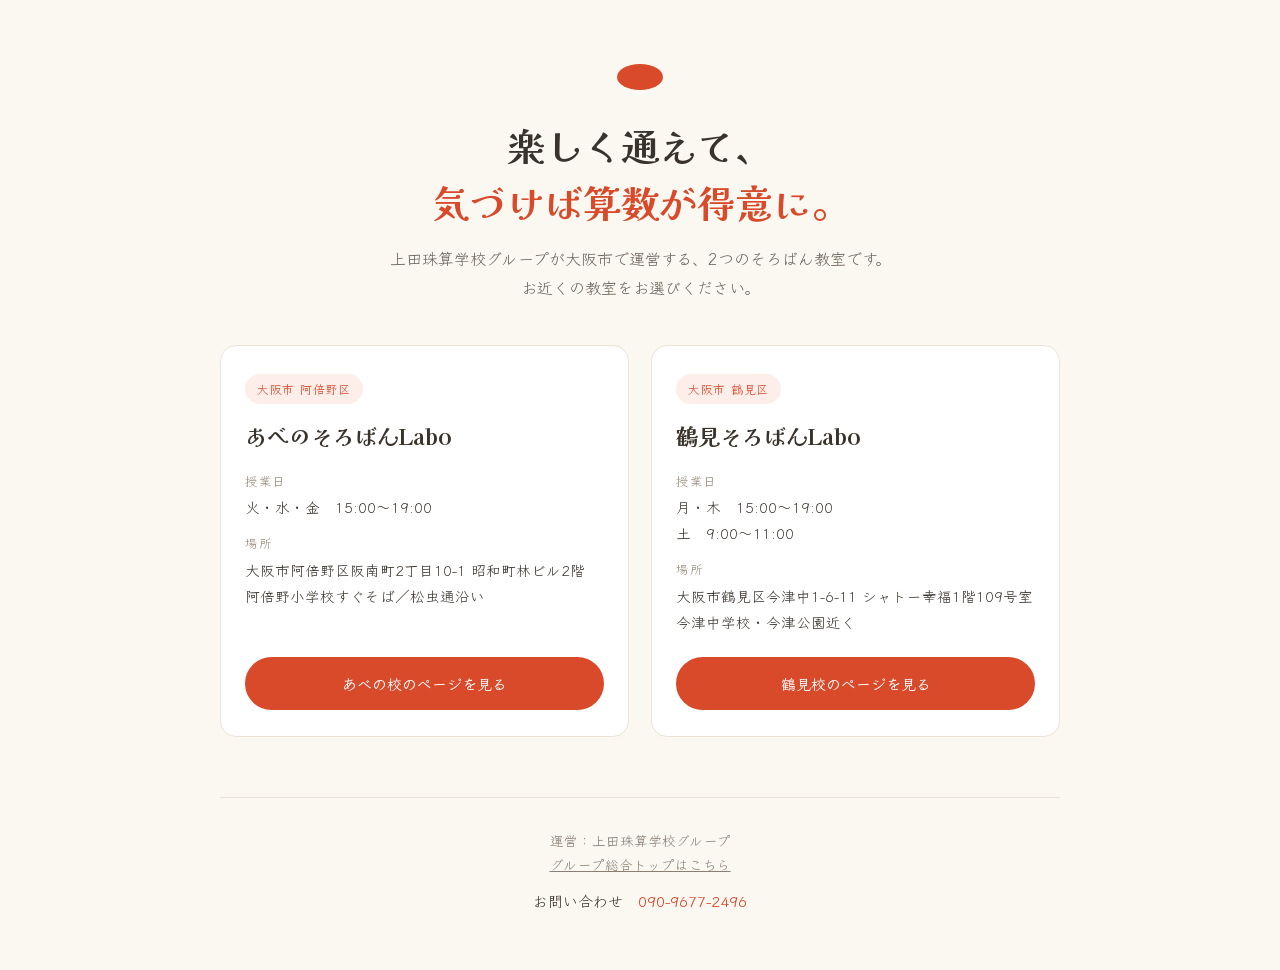
<file: deploy-root/home.html>
<!doctype html>
<html lang="ja">
<head>
<meta charset="utf-8" />
<meta name="viewport" content="width=device-width, initial-scale=1, viewport-fit=cover" />
<meta name="theme-color" content="#fbf8f2" />
<title>そろばんLabo — 大阪市の そろばん教室（阿倍野・鶴見）｜上田珠算学校グループ</title>
<meta name="description" content="上田珠算学校グループが運営する大阪市のそろばん教室。阿倍野区（あべのそろばんLabo）と鶴見区（鶴見そろばんLabo）の2教室。年中から小学生・中学生まで、お一人おひとりの進度に寄り添います。無料体験授業を受付中。" />
<link rel="canonical" href="https://osaka-soroban.com/" />
<meta property="og:title" content="そろばんLabo — 大阪市のそろばん教室（阿倍野・鶴見）" />
<meta property="og:description" content="上田珠算学校グループが運営する大阪市のそろばん教室。阿倍野区・鶴見区の2教室で無料体験授業を受付中。" />
<meta property="og:url" content="https://osaka-soroban.com/" />
<meta property="og:image" content="https://osaka-soroban.com/abeno/images/hero.jpg" />
<meta property="og:type" content="website" />
<link rel="icon" href="/favicon.ico" sizes="any" />
<link rel="icon" type="image/png" href="/favicon.png" sizes="192x192" />
<link rel="apple-touch-icon" href="/favicon.png" />

<link rel="preconnect" href="https://fonts.googleapis.com" />
<link rel="preconnect" href="https://fonts.gstatic.com" crossorigin />
<link href="https://fonts.googleapis.com/css2?family=Kaisei+Decol:wght@400;500;700&family=Klee+One:wght@400;600&display=swap" rel="stylesheet" />

<script type="application/ld+json">
{
  "@context": "https://schema.org",
  "@type": "Organization",
  "name": "上田珠算学校グループ（大阪）",
  "url": "https://osaka-soroban.com/",
  "description": "大阪市でそろばん教室2校（阿倍野区・鶴見区）を運営しています。",
  "subOrganization": [
    {
      "@type": ["EducationalOrganization", "LocalBusiness"],
      "name": "あべのそろばんLabo",
      "url": "https://osaka-soroban.com/abeno/",
      "telephone": "+81-90-9677-2496",
      "address": {
        "@type": "PostalAddress",
        "streetAddress": "阪南町2丁目10-1 昭和町林ビル2階",
        "addressLocality": "大阪市阿倍野区",
        "addressRegion": "大阪府",
        "addressCountry": "JP"
      },
      "openingHoursSpecification": [{
        "@type": "OpeningHoursSpecification",
        "dayOfWeek": ["Tuesday", "Wednesday", "Friday"],
        "opens": "15:00",
        "closes": "19:00"
      }]
    },
    {
      "@type": ["EducationalOrganization", "LocalBusiness"],
      "name": "鶴見そろばんLabo",
      "url": "https://osaka-soroban.com/tsurumi/",
      "telephone": "+81-90-9677-2496",
      "address": {
        "@type": "PostalAddress",
        "streetAddress": "今津中1-6-11 シャトー幸福1階109号室",
        "addressLocality": "大阪市鶴見区",
        "addressRegion": "大阪府",
        "addressCountry": "JP"
      },
      "openingHoursSpecification": [
        {
          "@type": "OpeningHoursSpecification",
          "dayOfWeek": ["Monday", "Thursday"],
          "opens": "15:00",
          "closes": "19:00"
        },
        {
          "@type": "OpeningHoursSpecification",
          "dayOfWeek": ["Saturday"],
          "opens": "09:00",
          "closes": "11:00"
        }
      ]
    }
  ]
}
</script>

<style>
  *, *::before, *::after { box-sizing: border-box; }
  body {
    margin: 0;
    background: #fbf8f2;
    color: #3a332c;
    font-family: "Klee One", "Hiragino Sans", "Hiragino Kaku Gothic ProN", sans-serif;
    line-height: 1.8;
    -webkit-text-size-adjust: 100%;
  }
  .wrap { max-width: 880px; margin: 0 auto; padding: 0 20px; }

  /* ヒーロー */
  .hero { padding: 64px 0 44px; text-align: center; }
  .hero .bead {
    display: inline-block; width: 46px; height: 26px; border-radius: 50%;
    background: #d94a2b; margin-bottom: 18px;
  }
  .hero h1 {
    font-family: "Kaisei Decol", serif;
    font-size: clamp(26px, 5.4vw, 38px);
    line-height: 1.5; margin: 0 0 14px; font-weight: 700;
  }
  .hero h1 em { font-style: normal; color: #d94a2b; }
  .hero p { margin: 0 auto; max-width: 34em; font-size: 16px; color: #6b6157; }

  /* 教室カード */
  .schools { display: grid; gap: 22px; padding-bottom: 12px; }
  @media (min-width: 720px) { .schools { grid-template-columns: 1fr 1fr; } }
  .card {
    background: #fff; border: 1px solid #ece3d6; border-radius: 16px;
    padding: 28px 24px 26px; display: flex; flex-direction: column;
  }
  .card .area {
    display: inline-block; align-self: flex-start;
    background: #fdeee9; color: #d94a2b; border-radius: 999px;
    font-size: 12px; letter-spacing: .06em; padding: 4px 12px; margin-bottom: 12px;
  }
  .card h2 {
    font-family: "Kaisei Decol", serif;
    font-size: 22px; margin: 0 0 14px; font-weight: 700;
  }
  .card dl { margin: 0 0 22px; font-size: 14.5px; }
  .card dt { color: #9a8f81; font-size: 12.5px; letter-spacing: .04em; margin-top: 12px; }
  .card dt:first-child { margin-top: 0; }
  .card dd { margin: 2px 0 0; }
  .card .btn {
    margin-top: auto; display: block; text-align: center;
    background: #d94a2b; color: #fff; text-decoration: none;
    border-radius: 999px; padding: 13px 20px; font-weight: 600; font-size: 15px;
  }
  .card .btn:hover { background: #c33f22; }

  /* フッター */
  .foot {
    margin-top: 48px; padding: 30px 0 56px;
    border-top: 1px solid #ece3d6; text-align: center;
    font-size: 13.5px; color: #8a7f72;
  }
  .foot a { color: #8a7f72; }
  .foot .tel { display: block; margin-top: 10px; font-size: 15px; color: #3a332c; }
  .foot .tel a { color: #d94a2b; text-decoration: none; font-weight: 600; }
</style>
</head>
<body>

<div class="wrap">

  <header class="hero">
    <span class="bead" aria-hidden="true"></span>
    <h1>楽しく通えて、<br><em>気づけば算数が得意に。</em></h1>
    <p>上田珠算学校グループが大阪市で運営する、2つのそろばん教室です。<br>お近くの教室をお選びください。</p>
  </header>

  <main class="schools">

    <section class="card">
      <span class="area">大阪市 阿倍野区</span>
      <h2>あべのそろばんLabo</h2>
      <dl>
        <dt>授業日</dt>
        <dd>火・水・金　15:00〜19:00</dd>
        <dt>場所</dt>
        <dd>大阪市阿倍野区阪南町2丁目10-1 昭和町林ビル2階<br>阿倍野小学校すぐそば／松虫通沿い</dd>
      </dl>
      <a class="btn" href="/abeno/">あべの校のページを見る</a>
    </section>

    <section class="card">
      <span class="area">大阪市 鶴見区</span>
      <h2>鶴見そろばんLabo</h2>
      <dl>
        <dt>授業日</dt>
        <dd>月・木　15:00〜19:00<br>土　9:00〜11:00</dd>
        <dt>場所</dt>
        <dd>大阪市鶴見区今津中1-6-11 シャトー幸福1階109号室<br>今津中学校・今津公園近く</dd>
      </dl>
      <a class="btn" href="/tsurumi/">鶴見校のページを見る</a>
    </section>

  </main>

  <footer class="foot">
    運営：上田珠算学校グループ<br>
    <a href="https://ueda-soroban-group.com/" target="_blank" rel="noopener">グループ総合トップはこちら</a>
    <span class="tel">お問い合わせ　<a href="tel:090-9677-2496">090-9677-2496</a></span>
  </footer>

</div>

</body>
</html>
</file>
<file: css/style.css>
/* ============================================================
   あべのそろばんLabo — site styles
   Warm & Friendly direction (mobile-first, ~900px desktop)
   ============================================================ */

:root {
  --ink: #1a1a1a;
  --ink-2: #444;
  --ink-3: #8a8a8a;
  --paper: #fbf8f2;
  --paper-2: #f3eee2;
  --line: #2a2a2a;
  --accent: #d94a2b;       /* そろばん玉の朱 */
  --accent-soft: #f5d7cd;
  --wash: #efeadd;
  --line-green: #06c755;   /* LINE official green */

  --serif: "Kaisei Decol", "Hiragino Mincho ProN", "Yu Mincho", serif;
  --body: "Klee One", "Hiragino Sans", "Helvetica Neue", system-ui, sans-serif;
  --hand: "Zen Kurenaido", "Klee One", "Hiragino Sans", sans-serif;
  --en-hand: "Caveat", cursive;
  --mono: "JetBrains Mono", ui-monospace, monospace;

  --max-w: 1180px;
}

* { box-sizing: border-box; }

html { scroll-behavior: smooth; }

body {
  margin: 0;
  padding: 0;
  background: var(--paper);
  color: var(--ink);
  font-family: var(--body);
  line-height: 1.75;
  font-size: 16px;
  -webkit-text-size-adjust: 100%;
  background-image: radial-gradient(circle at 1px 1px, rgba(0,0,0,.05) 1px, transparent 0);
  background-size: 22px 22px;
}

img { max-width: 100%; display: block; }
a { color: inherit; }

/* ============================================================
   Top nav (sticky)
   ============================================================ */
.nav {
  position: sticky; top: 0; z-index: 40;
  background: color-mix(in oklab, var(--paper) 92%, transparent);
  backdrop-filter: blur(8px);
  -webkit-backdrop-filter: blur(8px);
  border-bottom: 1.5px solid var(--line);
}
.nav-inner {
  max-width: var(--max-w);
  margin: 0 auto;
  padding: 12px 18px;
  display: flex;
  align-items: center;
  gap: 14px;
}
.brand {
  display: flex; align-items: center; gap: 9px;
  font-family: var(--serif); font-weight: 700;
  text-decoration: none; color: var(--ink);
  font-size: 16px;
}
.brand .bead {
  width: 28px; height: 22px;
  background: url(../images/abeno_logo.png) center / contain no-repeat;
}
.nav-links {
  display: none; /* hidden on mobile, shown on desktop */
  gap: 22px;
  margin-left: auto;
  font-family: var(--hand);
  font-size: 14px;
}
.nav-links a { text-decoration: none; color: var(--ink); }
.nav-links a:hover { color: var(--accent); }
.nav-cta {
  margin-left: auto;
}
.nav-cta .btn.line {
  font-size: 12px;
  padding: 8px 14px;
}

@media (min-width: 900px) {
  .nav-inner { padding: 16px 28px; }
  .brand { font-size: 18px; }
  .brand .bead { width: 32px; height: 25px; }
  .nav-links { display: flex; }
  .nav-cta { margin-left: 14px; }
}

/* ============================================================
   Buttons
   ============================================================ */
.btn {
  display: inline-flex;
  align-items: center;
  justify-content: center;
  gap: 7px;
  border: 1.5px solid var(--line);
  border-radius: 999px;
  padding: 13px 22px;
  font-family: var(--hand);
  font-size: 15px;
  font-weight: 600;
  background: var(--paper);
  color: var(--ink);
  text-decoration: none;
  box-shadow: 2px 2px 0 var(--line);
  cursor: pointer;
  transition: transform .12s ease, box-shadow .12s ease;
  -webkit-tap-highlight-color: transparent;
}
.btn:hover, .btn:focus-visible {
  transform: translate(-1px, -1px);
  box-shadow: 3px 3px 0 var(--line);
  outline: none;
}
.btn:active {
  transform: translate(1px, 1px);
  box-shadow: 1px 1px 0 var(--line);
}
.btn.line {
  background: var(--line-green);
  color: #fff;
}
.btn.primary {
  background: var(--accent);
  color: #fff;
}
.btn.block { display: flex; width: 100%; }
.btn.lg { padding: 16px 26px; font-size: 16px; }
.btn.sm { padding: 9px 16px; font-size: 13px; }
.btn .icon { font-size: 18px; line-height: 1; }

/* ============================================================
   授業日へのショートカット（スマホのみ・在校生の保護者向け）
   ============================================================ */
.schedule-jump {
  display: flex;
  align-items: center;
  justify-content: space-between;
  gap: 10px;
  margin: 12px 14px 0;
  padding: 11px 16px;
  border: 1.5px solid var(--line);
  border-radius: 12px;
  background: var(--wash);
  font-family: var(--hand);
  font-weight: 600;
  text-decoration: none;
  color: var(--ink);
}
.schedule-jump small { font-size: 12px; font-weight: 500; white-space: nowrap; }
#schedule { scroll-margin-top: 60px; }
@media (min-width: 900px) {
  .schedule-jump { display: none; }
}

/* ============================================================
   Hero
   ============================================================ */
.hero {
  position: relative;
  padding: 16px 14px;
}
.hero-img-wrap {
  position: relative;
  border-radius: 14px;
  overflow: hidden;
  border: 1.5px solid var(--line);
  box-shadow: 4px 4px 0 var(--line);
}
.hero-img-wrap img {
  width: 100%;
  height: auto;
  display: block;
  aspect-ratio: 3 / 2;
  object-fit: cover;
  object-position: 88% center;
}
/* スマホは見出し→写真の順に縦に並べる（写真に重ねると裏に隠れ、写真も縦長で画面を占領するため） */
.hero-card {
  padding: 4px 2px 14px;
}
.hero-card .tag {
  font-family: var(--hand);
  color: var(--accent);
  font-size: 13px;
  font-weight: 600;
  letter-spacing: .02em;
  margin-bottom: 4px;
}
.hero-card h1 {
  font-family: var(--serif);
  font-weight: 700;
  font-size: 24px;
  line-height: 1.35;
  margin: 0;
  letter-spacing: 0;
}
.hero-card h1 em { font-style: normal; color: var(--accent); }
.hero-card .hero-sub {
  margin-top: 6px;
  font-family: var(--hand);
  color: var(--ink-2);
  font-size: 12.5px;
  line-height: 1.6;
}

/* CTA row */
.hero-cta {
  padding: 14px 14px 0;
  display: flex;
  flex-direction: column;
  gap: 10px;
}
.hero-cta .sub-row {
  display: flex; gap: 8px;
}
.hero-cta .sub-row .btn {
  flex: 1;
}

@media (min-width: 900px) {
  .hero {
    padding: 56px 28px 24px;
    max-width: var(--max-w);
    margin: 0 auto;
    display: grid;
    grid-template-columns: 1.05fr 1fr;
    gap: 50px;
    align-items: center;
  }
  .hero-img-wrap {
    box-shadow: 6px 6px 0 var(--line);
  }
  .hero-img-wrap img { aspect-ratio: 4 / 5; }
  .hero-card {
    position: static;
    background: transparent;
    border: 0;
    box-shadow: none;
    padding: 0;
    backdrop-filter: none;
    -webkit-backdrop-filter: none;
    order: -1;
  }
  .hero-card .tag { font-size: 17px; }
  .hero-card h1 { font-size: 62px; line-height: 1.16; margin-top: 12px; }
  .hero-card .hero-sub { font-size: 18px; margin-top: 24px; max-width: 480px; line-height: 2; }
  .hero-cta {
    max-width: var(--max-w);
    margin: 28px auto 0;
    padding: 0 28px;
    flex-direction: row;
    flex-wrap: wrap;
    align-items: center;
    gap: 12px;
  }
  .hero-cta .btn.line {
    padding: 16px 28px;
    font-size: 16px;
  }
  .hero-cta .btn.block { width: auto; }
  .hero-cta .sub-row {
    flex: 0 0 auto;
  }
  .hero-cta .sub-row .btn { flex: 0 0 auto; }
}

/* ============================================================
   Stats strip (desktop only)
   ============================================================ */
.stats {
  display: none;
  border-top: 1.5px solid var(--line);
  border-bottom: 1.5px solid var(--line);
  background: var(--paper-2);
}
.stats-inner {
  max-width: var(--max-w);
  margin: 0 auto;
  display: grid;
  grid-template-columns: repeat(4, 1fr);
}
.stats .item {
  padding: 22px 24px;
  border-right: 1.2px dashed var(--ink-3);
}
.stats .item:last-child { border-right: 0; }
.stats .n {
  font-family: var(--serif);
  font-weight: 700;
  font-size: 28px;
  color: var(--accent);
  line-height: 1;
}
.stats .l {
  font-family: var(--hand);
  font-size: 13px;
  color: var(--ink-2);
  margin-top: 6px;
}
@media (min-width: 900px) {
  .stats { display: block; }
}

/* ============================================================
   Sections
   ============================================================ */
section.s {
  padding: 28px 14px;
  max-width: var(--max-w);
  margin: 0 auto;
}
@media (min-width: 900px) {
  section.s { padding: 56px 28px; }
}

.section-label {
  display: inline-block;
  font-family: var(--hand);
  font-size: 13px;
  font-weight: 600;
  color: var(--accent);
  border-bottom: 1.5px solid var(--accent-soft);
  padding-bottom: 3px;
  margin-bottom: 10px;
  letter-spacing: .04em;
}
@media (min-width: 900px) {
  .section-label { font-size: 15px; }
}

h2.section-title {
  font-family: var(--serif);
  font-weight: 700;
  font-size: 22px;
  line-height: 1.35;
  margin: 0 0 16px;
}
@media (min-width: 900px) {
  h2.section-title { font-size: 30px; margin-bottom: 22px; }
}

/* ABOUT */
.about-lead {
  font-size: 15px;
  color: var(--ink-2);
  line-height: 1.95;
  margin: 0 0 18px;
}
.values {
  display: grid;
  grid-template-columns: 1fr 1fr 1fr;
  gap: 8px;
}
.value-card {
  border: 1.5px solid var(--line);
  border-radius: 10px;
  padding: 12px 8px;
  text-align: center;
  background: var(--paper-2);
  box-shadow: 2px 2px 0 var(--line);
}
.value-card .beads {
  display: flex; gap: 4px; justify-content: center; align-items: center;
  margin-bottom: 6px;
  min-height: 12px;
}
.value-card .beads span {
  width: 8px; height: 8px; border-radius: 50%;
  border: 1.2px solid var(--line);
  background: var(--paper);
}
.value-card .beads span.on { background: var(--accent); }
.value-card h3 {
  font-family: var(--serif); font-weight: 700;
  font-size: 13px; margin: 6px 0 0;
}

@media (min-width: 900px) {
  .about-grid {
    display: grid;
    grid-template-columns: 1.15fr 1fr;
    gap: 50px;
    align-items: center;
  }
  .about-grid .right img {
    width: 100%; height: auto;
    border-radius: 14px;
    border: 1.5px solid var(--line);
    box-shadow: 5px 5px 0 var(--line);
  }
  .about-lead { font-size: 17px; line-height: 2; }
  .values { gap: 14px; }
  .value-card { padding: 18px 12px; box-shadow: 3px 3px 0 var(--line); }
  .value-card .beads span { width: 10px; height: 10px; }
  .value-card h3 { font-size: 16px; }
}

/* GALLERY */
.gallery {
  display: grid;
  grid-template-columns: 1fr 1fr;
  gap: 8px;
}
.gallery img {
  width: 100%;
  height: auto;
  aspect-ratio: 1 / 1;
  object-fit: cover;
  border-radius: 10px;
  border: 1.5px solid var(--line);
  box-shadow: 2px 2px 0 var(--line);
}
@media (min-width: 900px) {
  .gallery {
    grid-template-columns: repeat(2, 1fr);
    gap: 14px;
  }
  .gallery img {
    aspect-ratio: 4 / 3;
    box-shadow: 3px 3px 0 var(--line);
  }
}

/* COURSES (通い方) */
.courses {
  display: grid;
  grid-template-columns: 1fr;
  gap: 14px;
}
.course-card {
  border: 1.5px solid var(--line);
  border-radius: 12px;
  padding: 18px 18px;
  background: var(--paper);
  box-shadow: 3px 3px 0 var(--line);
}
.course-card .head {
  display: flex;
  justify-content: space-between;
  align-items: baseline;
  gap: 8px;
  flex-wrap: wrap;
}
.course-card .head h3 {
  font-family: var(--serif); font-weight: 700;
  font-size: 18px; margin: 0;
}
.course-card .head h3 .en {
  font-family: var(--en-hand);
  font-size: 15px;
  color: var(--accent);
  margin-left: 6px;
}
.course-card .price {
  font-family: var(--en-hand);
  font-size: 24px;
  color: var(--accent);
  line-height: 1;
}
.course-card .desc {
  margin: 10px 0 0;
  font-size: 14px;
  color: var(--ink-2);
  line-height: 1.85;
}
.tag-row {
  display: flex; flex-wrap: wrap; gap: 6px;
  margin-top: 12px;
}
.tag-row span {
  font-family: var(--mono);
  font-size: 11px;
  border: 1px solid var(--ink-3);
  background: var(--paper-2);
  padding: 3px 9px;
  border-radius: 4px;
  color: var(--ink-2);
}
.count-row {
  display: grid;
  grid-template-columns: repeat(4, 1fr);
  gap: 6px;
  margin-top: 14px;
}
.count-card {
  border: 1.2px solid var(--line);
  border-radius: 8px;
  padding: 12px 4px;
  text-align: center;
  background: var(--paper-2);
}
.count-card .n {
  font-family: var(--en-hand);
  font-size: 22px;
  color: var(--accent);
  line-height: 1;
}
.count-card .l {
  font-family: var(--hand);
  font-size: 10px;
  color: var(--ink-3);
  margin-top: 2px;
}
.count-card .p {
  font-family: var(--mono);
  font-size: 10px;
  color: var(--ink-2);
  margin-top: 5px;
}
@media (min-width: 900px) {
  .courses {
    grid-template-columns: 1.15fr 1fr;
    gap: 22px;
  }
  .course-card { padding: 26px 28px; box-shadow: 5px 5px 0 var(--line); }
  .course-card .head h3 { font-size: 24px; }
  .course-card .head h3 .en { font-size: 20px; }
  .course-card .price { font-size: 34px; }
  .course-card .desc { font-size: 15px; }
  .count-row { gap: 10px; }
  .count-card { padding: 16px 6px; }
  .count-card .n { font-size: 30px; }
  .count-card .p { font-size: 12px; }
}

/* SCHEDULE / CALENDAR */
.schedule {
  display: grid;
  grid-template-columns: 1fr;
  gap: 22px;
}
.schedule-intro h3 {
  font-family: var(--serif); font-weight: 700;
  font-size: 20px; line-height: 1.45;
  margin: 4px 0 12px;
}
.schedule-intro h3 em { font-style: normal; color: var(--accent); }
.schedule-intro p {
  font-size: 14px; color: var(--ink-2);
  line-height: 1.9; margin: 0;
}
.schedule-legend {
  margin-top: 14px;
  display: flex; flex-direction: column; gap: 8px;
  font-family: var(--hand); font-size: 13px;
}
.schedule-legend .row {
  display: flex; align-items: center; gap: 8px;
}
.schedule-legend .dot {
  width: 12px; height: 12px; border-radius: 50%;
  border: 1.5px solid var(--ink-3);
  background: transparent;
  flex-shrink: 0;
}
.schedule-legend .dot.on {
  background: var(--accent);
  border-color: var(--accent);
}

.cal {
  display: flex;
  flex-direction: column;
  border: 1.5px solid var(--line);
  border-radius: 12px;
  padding: 16px;
  background: var(--paper-2);
  box-shadow: 3px 3px 0 var(--line);
}
.cal-head {
  display: flex; justify-content: space-between; align-items: center;
  margin-bottom: 10px;
}
.cal-head .month {
  font-family: var(--serif); font-weight: 700; font-size: 18px;
}
.cal-arrows { display: flex; gap: 8px; flex-shrink: 0; }
.nav-btn {
  background: transparent;
  border: 1.3px solid var(--line);
  border-radius: 8px;
  width: 34px; height: 34px;
  display: flex; align-items: center; justify-content: center;
  font-size: 20px; line-height: 1;
  color: var(--ink-2);
  cursor: pointer; padding: 0;
  transition: 0.15s ease;
}
.nav-btn:hover { background: var(--paper); color: var(--ink); border-color: var(--ink-3); }
.nav-btn:active { transform: translateY(1px); }
.cal-head .month .en {
  font-family: var(--en-hand);
  color: var(--accent);
  margin-left: 6px;
  font-size: 18px;
}
.cal-head .nav-arrows {
  font-family: var(--mono); font-size: 13px; color: var(--ink-3); letter-spacing: .2em;
}
.cal-dow {
  display: grid; grid-template-columns: repeat(7, 1fr);
  gap: 4px;
  font-family: var(--mono); font-size: 13px;
  text-align: center; color: var(--ink-2);
  margin-bottom: 6px;
}
.cal-dow span.sun { color: #b04; }
.cal-dow span.sat { color: #247; }
.cal-days {
  display: grid;
  grid-template-columns: repeat(7, minmax(0, 1fr));
  gap: 4px;
  grid-auto-rows: 1fr; /* 全ての週を同じ高さに揃える（ラベルは短めにして縦長を防ぐ） */
}
.cal-day {
  min-height: 54px;
  height: 100%;
  width: 100%;
  border: 1.2px solid var(--ink-3);
  border-radius: 6px;
  display: flex; flex-direction: column;
  align-items: center; justify-content: space-between;
  padding: 4px;
  background: var(--paper);
  color: var(--ink-3);
  font-family: var(--mono); font-size: 13px;
}
.cal-day .date-num {
  width: 100%;
  text-align: left;
  font-size: 13px;
  line-height: 1;
}
.cal-day .mark {
  flex-grow: 1;
  display: flex; align-items: center; justify-content: center;
  font-size: 24px;
  line-height: 1;
}
.cal-day .mark.small {
  font-size: 15px;
}
/* 前月からの特例授業（例：7/31を8月の1回目として表示） */
.cal-day.pre .date-num {
  color: var(--accent);
  font-weight: 700;
}
.cal-day.empty {
  border: 0;
  background: transparent;
}
.cal-day.on {
  background: #fff0f5; /* Light pink background for class days */
  color: var(--ink);
  border-color: #ffc2d1;
}
.cal-day.on .mark {
  color: var(--accent);
}
.cal-day.off {
  background: #f4f4f4; /* Gray background for closed days */
  color: var(--ink-3);
  border-color: #e0e0e0;
}
.cal-day.off .mark {
  color: #aaa;
}
.cal-day .time {
  width: 100%;
  text-align: center;
  font-family: var(--hand);
  font-size: 11px;
  color: var(--ink-2);
  line-height: 1.25;
}
.cal-note {
  margin-top: 14px;
  padding-top: 16px;
  border-top: 1px dashed var(--line);
  font-size: 15px;
  line-height: 1.8;
  color: var(--ink-2);
}
.cal-slider {
  display: flex;
  align-items: flex-start; /* Each card keeps its natural height */
  overflow-x: auto;
  scroll-snap-type: x mandatory;
  scroll-behavior: smooth;
  gap: 16px;
  padding: 4px 4px 20px 4px;
  /* Hide scrollbar */
  -ms-overflow-style: none;
  scrollbar-width: none;
}
.cal-slider::-webkit-scrollbar {
  display: none;
}
.cal-slider .cal {
  flex: 0 0 88%; /* Peek next month */
  scroll-snap-align: center;
  max-width: 340px;
}
@media (min-width: 900px) {
  .cal { padding: 26px; box-shadow: 5px 5px 0 var(--line); }
  /* 1ヶ月を大きく表示。隣月は右端/左端がちらっと見えるカルーセル */
  .cal-slider { max-width: 860px; margin: 0 auto; }
  .cal-slider .cal { flex: 0 0 calc(100% - 56px); max-width: none; scroll-snap-align: center; }
  .cal-head .month { font-size: 24px; }
  .cal-dow { font-size: 15px; }
  .cal-day { min-height: 84px; padding: 8px; }
  .cal-day .date-num { font-size: 16px; }
  .cal-day .mark { font-size: 34px; }
  .cal-day .mark.small { font-size: 22px; }
  .cal-day .time { font-size: 14px; }
  .cal-note { font-size: 16px; }
}

/* Mid CTA banner */
.mid-cta {
  margin: 28px 14px 0;
  padding: 22px 20px;
  border: 1.5px solid var(--line);
  border-radius: 14px;
  background: var(--accent);
  color: #fff;
  box-shadow: 4px 4px 0 var(--line);
  text-align: center;
}
.mid-cta h3 {
  font-family: var(--serif); font-weight: 700;
  font-size: 18px; line-height: 1.4; margin: 0;
}
.mid-cta p {
  font-family: var(--hand);
  font-size: 13px;
  margin: 8px 0 0;
  opacity: 0.95;
}
.mid-cta .ctas {
  margin-top: 14px;
  display: flex; flex-direction: column; gap: 8px;
}
.mid-cta .btn.line { box-shadow: 2px 2px 0 var(--line); }
.mid-cta .btn.tel {
  background: var(--paper); color: var(--ink);
  font-size: 13px; padding: 10px 16px;
}
@media (min-width: 900px) {
  .mid-cta {
    margin: 36px 28px 0;
    padding: 36px 40px;
    display: grid;
    grid-template-columns: 1.4fr auto;
    gap: 30px;
    align-items: center;
    text-align: left;
    box-shadow: 6px 6px 0 var(--line);
  }
  .mid-cta h3 { font-size: 26px; }
  .mid-cta p { font-size: 14px; margin-top: 8px; }
  .mid-cta .ctas { margin-top: 0; align-items: flex-end; }
  .mid-cta .btn.line { padding: 16px 26px; font-size: 16px; }
}

/* FAQ */
.faq { border-top: 1.2px solid var(--ink-3); }
.faq details {
  border-bottom: 1.2px solid var(--ink-3);
  padding: 14px 2px;
}
.faq summary {
  cursor: pointer;
  list-style: none;
  display: flex; justify-content: space-between; align-items: flex-start;
  gap: 12px;
  font-family: var(--body);
  font-size: 14px; font-weight: 600;
  -webkit-tap-highlight-color: transparent;
}
.faq summary::-webkit-details-marker { display: none; }
.faq summary .q {
  flex: 1;
}
.faq summary .q::before {
  content: "Q. ";
  color: var(--accent);
  font-family: var(--mono);
  font-weight: 700;
  margin-right: 4px;
}
.faq summary::after {
  content: "＋";
  font-family: var(--hand);
  color: var(--accent);
  font-size: 18px;
  line-height: 1;
  flex-shrink: 0;
}
.faq details[open] summary::after { content: "−"; }
.faq details p {
  margin: 10px 0 0;
  padding-left: 22px;
  font-size: 13.5px;
  color: var(--ink-2);
  line-height: 1.9;
}
@media (min-width: 900px) {
  .faq summary { font-size: 16px; }
  .faq details p { font-size: 14.5px; }
}

/* FAQ + Access side-by-side at desktop */
.faq-access {
  display: grid;
  grid-template-columns: 1fr;
  gap: 32px;
}
@media (min-width: 900px) {
  .faq-access { grid-template-columns: 1fr 1fr; gap: 50px; }
}

/* ACCESS */
.access-map {
  width: 100%;
  aspect-ratio: 16 / 9;
  object-fit: cover;
  border-radius: 10px;
  border: 1.5px solid var(--line);
  box-shadow: 3px 3px 0 var(--line);
}
.access-info {
  margin-top: 14px;
  font-size: 14px;
  line-height: 1.9;
  color: var(--ink-2);
}
.access-info b {
  display: block;
  font-family: var(--serif);
  font-weight: 700;
  font-size: 16px;
  color: var(--ink);
  margin-bottom: 4px;
}

/* FINAL CTA */
.final-cta {
  padding: 28px 14px;
  display: flex; flex-direction: column; gap: 10px;
}
.final-cta .sub-row {
  display: flex; gap: 8px;
}
.final-cta .sub-row .btn { flex: 1; }
@media (min-width: 900px) {
  .final-cta {
    max-width: var(--max-w);
    margin: 0 auto;
    padding: 50px 28px;
    flex-direction: row;
    align-items: center;
    flex-wrap: wrap;
    gap: 14px;
  }
  .final-cta .lead {
    flex: 1; min-width: 320px;
    font-family: var(--serif);
    font-weight: 700;
    font-size: 28px;
    line-height: 1.4;
  }
  .final-cta .lead em { font-style: normal; color: var(--accent); }
  .final-cta .btn { flex: 0 0 auto; }
  .final-cta .sub-row { flex: 0 0 auto; }
}

/* ============================================================
   Footer
   ============================================================ */
footer.site {
  background: var(--ink);
  color: var(--paper);
  margin-top: 12px;
  padding: 26px 18px 80px;
}
footer.site .inner {
  max-width: var(--max-w);
  margin: 0 auto;
  display: flex; flex-direction: column;
  gap: 18px;
}
footer.site .brand-block {
  font-family: var(--serif); font-weight: 700;
  font-size: 18px;
  display: flex; align-items: center; gap: 9px;
}
footer.site .brand-block .bead {
  width: 28px; height: 22px;
  background: url(../images/abeno_logo.png) center / contain no-repeat;
}
footer.site .info {
  font-family: var(--hand);
  font-size: 13px;
  opacity: .85;
  line-height: 1.85;
}
footer.site .info a { color: var(--paper); text-decoration: underline; text-decoration-color: var(--ink-3); }
footer.site .copy {
  margin-top: 18px;
  font-family: var(--mono);
  font-size: 10.5px;
  opacity: .55;
  letter-spacing: .05em;
}
@media (min-width: 900px) {
  footer.site { padding: 40px 28px; }
  footer.site .inner {
    flex-direction: row; justify-content: space-between; gap: 40px;
  }
}

/* ============================================================
   Sticky bottom mobile CTA bar (visible only on small screens)
   ============================================================ */
.sticky-cta {
  position: fixed;
  bottom: 0; left: 0; right: 0;
  padding: 10px 12px;
  background: color-mix(in oklab, var(--paper) 96%, transparent);
  backdrop-filter: blur(8px);
  -webkit-backdrop-filter: blur(8px);
  border-top: 1.5px solid var(--line);
  z-index: 50;
  display: flex; gap: 8px;
  box-shadow: 0 -3px 12px rgba(0,0,0,.06);
}
.sticky-cta .btn.line { flex: 1; }
.sticky-cta .btn.tel {
  padding: 13px 14px;
  font-size: 18px;
  background: var(--paper);
  flex: 0 0 auto;
}
@media (min-width: 900px) {
  .sticky-cta { display: none; }
}

/* Body padding so content not hidden behind sticky CTA */
body { padding-bottom: 76px; }
@media (min-width: 900px) {
  body { padding-bottom: 0; }
}

/* ============================================================
   Utility / a11y
   ============================================================ */
.sr-only {
  position: absolute; width: 1px; height: 1px;
  padding: 0; margin: -1px; overflow: hidden;
  clip: rect(0,0,0,0); white-space: nowrap; border: 0;
}

a:focus-visible, button:focus-visible, summary:focus-visible {
  outline: 2.5px solid var(--accent);
  outline-offset: 3px;
  border-radius: 4px;
}

/* ============================================================
   Value-card descriptions (3つの力)
   ============================================================ */
.value-card .v-desc {
  display: none;
}
@media (min-width: 900px) {
  .value-card { text-align: left; padding: 20px 18px; }
  .value-card .beads { justify-content: flex-start; }
  .value-card h3 { font-size: 17px; margin: 8px 0 6px; }
  .value-card .v-desc {
    display: block;
    font-family: var(--body);
    font-size: 13px;
    line-height: 1.8;
    color: var(--ink-2);
    margin: 0;
  }
}

/* ============================================================
   Price note (月4回=80分 など)
   ============================================================ */
.price-note {
  margin-top: 12px;
  font-family: var(--hand);
  font-size: 12px;
  color: var(--ink-2);
  line-height: 1.7;
}
.price-note b { color: var(--accent); }
@media (min-width: 900px) {
  .price-note { font-size: 13px; margin-top: 16px; }
}

/* count-card minutes label */
.count-card .min {
  font-family: var(--mono);
  font-size: 9px;
  color: var(--ink-3);
  margin-top: 3px;
}
@media (min-width: 900px) {
  .count-card .min { font-size: 10.5px; }
}

/* ============================================================
   Sub-page header (お知らせ / 利用規約)
   ============================================================ */
.page-head {
  max-width: var(--max-w);
  margin: 0 auto;
  padding: 28px 18px 4px;
}
.page-head .section-label { margin-bottom: 8px; }
.page-head h1 {
  font-family: var(--serif);
  font-weight: 700;
  font-size: 26px;
  line-height: 1.3;
  margin: 0 0 10px;
}
.page-head p.lead {
  font-size: 14px;
  color: var(--ink-2);
  line-height: 1.9;
  margin: 0;
  max-width: 640px;
}
@media (min-width: 900px) {
  .page-head { padding: 48px 28px 8px; }
  .page-head h1 { font-size: 38px; }
  .page-head p.lead { font-size: 15px; }
}

/* ============================================================
   News list (お知らせ)
   ============================================================ */
.news-list {
  border-top: 1.2px solid var(--ink-3);
}
.news-item {
  border-bottom: 1.2px solid var(--ink-3);
  padding: 18px 2px;
  display: grid;
  grid-template-columns: 1fr;
  gap: 4px;
}
.news-item .meta {
  display: flex; align-items: center; gap: 10px; flex-wrap: wrap;
}
.news-item time {
  font-family: var(--mono);
  font-size: 12px;
  color: var(--ink-3);
}
.news-item .cat {
  font-family: var(--hand);
  font-size: 11px;
  color: var(--accent);
  border: 1px solid var(--accent-soft);
  background: var(--paper-2);
  padding: 1px 8px;
  border-radius: 999px;
}
.news-item h3 {
  font-family: var(--serif); font-weight: 700;
  font-size: 16px; margin: 2px 0 0; line-height: 1.5;
}
.news-item p {
  font-size: 13.5px; color: var(--ink-2);
  line-height: 1.85; margin: 4px 0 0;
}
@media (min-width: 900px) {
  .news-item { grid-template-columns: 180px 1fr; gap: 0 24px; padding: 22px 2px; }
  .news-item .meta { flex-direction: column; align-items: flex-start; gap: 6px; }
  .news-item h3 { font-size: 18px; }
  .news-item p { font-size: 14.5px; }
}

/* ============================================================
   Legal / terms (利用規約)
   ============================================================ */
.legal {
  max-width: 820px;
  margin: 0 auto;
  padding: 8px 18px 10px;
}
.legal .art { margin: 0 0 28px; }
.legal h2 {
  font-family: var(--serif); font-weight: 700;
  font-size: 17px;
  border-left: 4px solid var(--accent);
  padding-left: 10px;
  margin: 0 0 10px;
  line-height: 1.4;
}
.legal p, .legal li {
  font-size: 14px;
  color: var(--ink-2);
  line-height: 1.95;
}
.legal p { margin: 0 0 8px; }
.legal ul, .legal ol { margin: 0 0 8px; padding-left: 1.3em; }
.legal li { margin-bottom: 4px; }
.legal .table {
  border: 1.5px solid var(--line);
  border-radius: 10px;
  overflow: hidden;
  margin: 6px 0 8px;
}
.legal .table .row {
  display: grid; grid-template-columns: 100px 1fr;
}
.legal .table .row:not(:last-child) { border-bottom: 1px solid var(--ink-3); }
.legal .table .k {
  font-family: var(--hand); font-size: 13px;
  background: var(--paper-2); padding: 10px 14px;
  border-right: 1px solid var(--ink-3); color: var(--ink-2);
}
.legal .table .v { padding: 10px 14px; font-size: 13.5px; }
.legal .updated {
  font-family: var(--mono); font-size: 11.5px;
  color: var(--ink-3); margin-top: 24px;
}
@media (min-width: 900px) {
  .legal { padding: 16px 28px 20px; }
  .legal h2 { font-size: 20px; }
  .legal p, .legal li { font-size: 15px; }
  .legal .table .row { grid-template-columns: 140px 1fr; }
}

/* ============================================================
   Hero entrance animation
   ============================================================ */
@keyframes fadeUp {
  from { opacity: 0; transform: translateY(16px); }
  to   { opacity: 1; transform: translateY(0); }
}
.hero-card .tag,
.hero-card h1,
.hero-card .hero-sub,
.hero-cta {
  opacity: 0;
  animation: fadeUp .7s ease-out forwards;
}
.hero-card .tag      { animation-delay: .05s; }
.hero-card h1        { animation-delay: .18s; }
.hero-card .hero-sub { animation-delay: .34s; }
.hero-cta            { animation-delay: .48s; }
.hero-img-wrap {
  opacity: 0;
  animation: fadeUp .8s ease-out .12s forwards;
}
@media (prefers-reduced-motion: reduce) {
  .hero-card .tag, .hero-card h1, .hero-card .hero-sub,
  .hero-cta, .hero-img-wrap {
    opacity: 1; animation: none;
  }
}

/* ABOUT becomes single column (no instructor photo) */
@media (min-width: 900px) {
  .about-grid { grid-template-columns: 1fr; gap: 0; }
  .about-lead { max-width: 820px; }
}

/* ============================================================
   Course intro (自由時間制＋回数制の説明)
   ============================================================ */
.course-intro { margin-bottom: 22px; }
.course-intro .ci-row {
  display: grid;
  grid-template-columns: 1fr;
  gap: 14px;
}
.ci-item {
  border-left: 3px solid var(--accent);
  padding-left: 14px;
}
.ci-item .ci-key {
  display: inline-block;
  font-family: var(--serif);
  font-weight: 700;
  font-size: 16px;
  color: var(--ink);
  margin-bottom: 4px;
}
.ci-item p {
  margin: 0;
  font-size: 14px;
  color: var(--ink-2);
  line-height: 1.85;
}
.course-intro .tag-row { margin-top: 16px; }
@media (min-width: 900px) {
  .course-intro { margin-bottom: 30px; }
  .course-intro .ci-row { grid-template-columns: 1fr 1fr; gap: 36px; }
  .ci-item .ci-key { font-size: 18px; }
  .ci-item p { font-size: 15px; }
}

/* ============================================================
   Price panel (月謝・主役)
   ============================================================ */
.price-panel {
  max-width: 760px;
  margin: 0 auto;
  border: 1.5px solid var(--line);
  border-radius: 14px;
  background: var(--paper);
  box-shadow: 4px 4px 0 var(--line);
  padding: 20px 18px;
}
.price-title {
  font-family: var(--serif);
  font-weight: 700;
  font-size: 18px;
  text-align: center;
  margin: 2px 0 6px;
}
@media (min-width: 900px) {
  .price-panel { padding: 32px 36px; box-shadow: 6px 6px 0 var(--line); }
  .price-title { font-size: 24px; margin-bottom: 12px; }
}

/* お月謝以外の費用（教材費）説明 */
.price-extra {
  margin-top: 18px;
  padding-top: 16px;
  border-top: 1.2px dashed var(--ink-3);
}
.price-extra h4 {
  font-family: var(--serif);
  font-weight: 700;
  font-size: 14px;
  margin: 0 0 6px;
  color: var(--ink);
}
.price-extra p {
  margin: 0;
  font-size: 13px;
  color: var(--ink-2);
  line-height: 1.85;
}
.price-extra b { color: var(--accent); }
.fee-list {
  list-style: none;
  margin: 10px 0;
  padding: 0;
  border: 1.2px solid var(--ink-3);
  border-radius: 8px;
  overflow: hidden;
}
.fee-list li {
  display: flex;
  justify-content: space-between;
  align-items: center;
  gap: 12px;
  padding: 9px 12px;
  font-size: 13px;
  color: var(--ink-2);
  background: var(--paper-2);
}
.fee-list li:not(:last-child) { border-bottom: 1px solid var(--ink-3); }
.fee-list .fk small { color: var(--ink-3); font-size: 11px; }
.fee-list .fv {
  font-family: var(--serif);
  font-weight: 700;
  color: var(--ink);
  white-space: nowrap;
}
.fee-foot {
  font-size: 12px !important;
  color: var(--ink-3) !important;
  margin-top: 8px;
}
@media (min-width: 900px) {
  .price-extra h4 { font-size: 16px; }
  .price-extra p { font-size: 14px; }
  .fee-list li { font-size: 14px; padding: 11px 16px; }
  .fee-foot { font-size: 13px !important; }
}

/* ============================================================
   Price table (月謝)
   ============================================================ */
.price-table {
  margin-top: 14px;
  border: 1.5px solid var(--line);
  border-radius: 12px;
  overflow: hidden;
  background: var(--paper);
}
.price-table .prow {
  display: grid;
  grid-template-columns: 1fr 1fr 1.2fr;
  align-items: center;
}
.price-table .prow:not(:last-child) {
  border-bottom: 1.2px solid var(--ink-3);
}
.price-table .prow.head {
  background: var(--ink);
}
.price-table .prow.head span {
  font-family: var(--hand);
  font-size: 12px;
  color: var(--paper);
  padding: 9px 12px;
  text-align: center;
}
.price-table .prow .c {
  font-family: var(--serif);
  font-weight: 700;
  font-size: 17px;
  padding: 14px 12px;
  text-align: center;
  background: var(--paper-2);
}
.price-table .prow .t {
  font-family: var(--mono);
  font-size: 12px;
  color: var(--ink-2);
  padding: 14px 8px;
  text-align: center;
}
.price-table .prow .m {
  font-family: var(--serif);
  font-weight: 700;
  font-size: 20px;
  color: var(--accent);
  padding: 14px 12px;
  text-align: center;
}
.price-table .prow .m small {
  font-family: var(--hand);
  font-size: 11px;
  color: var(--ink-3);
  font-weight: 400;
}
@media (min-width: 900px) {
  .price-table .prow.head span { font-size: 14px; padding: 12px 16px; }
  .price-table .prow .c { font-size: 20px; padding: 18px 16px; }
  .price-table .prow .t { font-size: 14px; }
  .price-table .prow .m { font-size: 26px; padding: 18px 16px; }
  .price-table .prow .m small { font-size: 12px; }
}

/* ============================================================
   Access — Google Map iframe
   ============================================================ */
iframe.access-map {
  width: 100%;
  aspect-ratio: 16 / 9;
  height: auto;
  border: 1.5px solid var(--line);
  border-radius: 10px;
  box-shadow: 3px 3px 0 var(--line);
  display: block;
}

/* ============================================================
   Calendar — closed (お休み) day
   ============================================================ */
.cal-day.off {
  background: var(--paper);
  color: var(--ink-3);
  border-style: dashed;
}
.cal-day.off .time {
  font-family: var(--hand);
  font-size: 11px;
  color: var(--ink-3);
}
.cal-note {
  margin-top: 14px;
  padding-top: 14px;
  border-top: 1px dashed var(--line);
  font-family: var(--hand);
  font-size: 15px;
  color: var(--ink-2);
  line-height: 1.85;
}
@media (min-width: 900px) {
  .cal-note { font-size: 16px; }
}

/* ============================================================
   塾代助成バナー（大阪市）
   ============================================================ */
.josei {
  margin-top: 26px;
  background: linear-gradient(100deg, var(--accent), #e8721c);
  color: #fff;
  border: 1.5px solid var(--line);
  border-radius: 18px;
  padding: 22px 24px;
  display: flex;
  flex-wrap: wrap;
  gap: 14px 22px;
  align-items: center;
  justify-content: space-between;
  box-shadow: 6px 6px 0 var(--line);
}
.josei h4 {
  margin: 0;
  font-family: var(--serif);
  font-size: 18px;
  line-height: 1.5;
}
.josei p {
  margin: 6px 0 0;
  font-size: 13.5px;
  line-height: 1.8;
  color: rgba(255, 255, 255, 0.94);
  max-width: 560px;
}
.josei-badge {
  background: rgba(255, 255, 255, 0.18);
  border: 1px solid rgba(255, 255, 255, 0.45);
  border-radius: 999px;
  padding: 7px 15px;
  font-size: 13px;
  font-weight: 600;
  white-space: nowrap;
}
@media (min-width: 900px) {
  .josei { padding: 26px 30px; }
  .josei h4 { font-size: 21px; }
}
</file>
